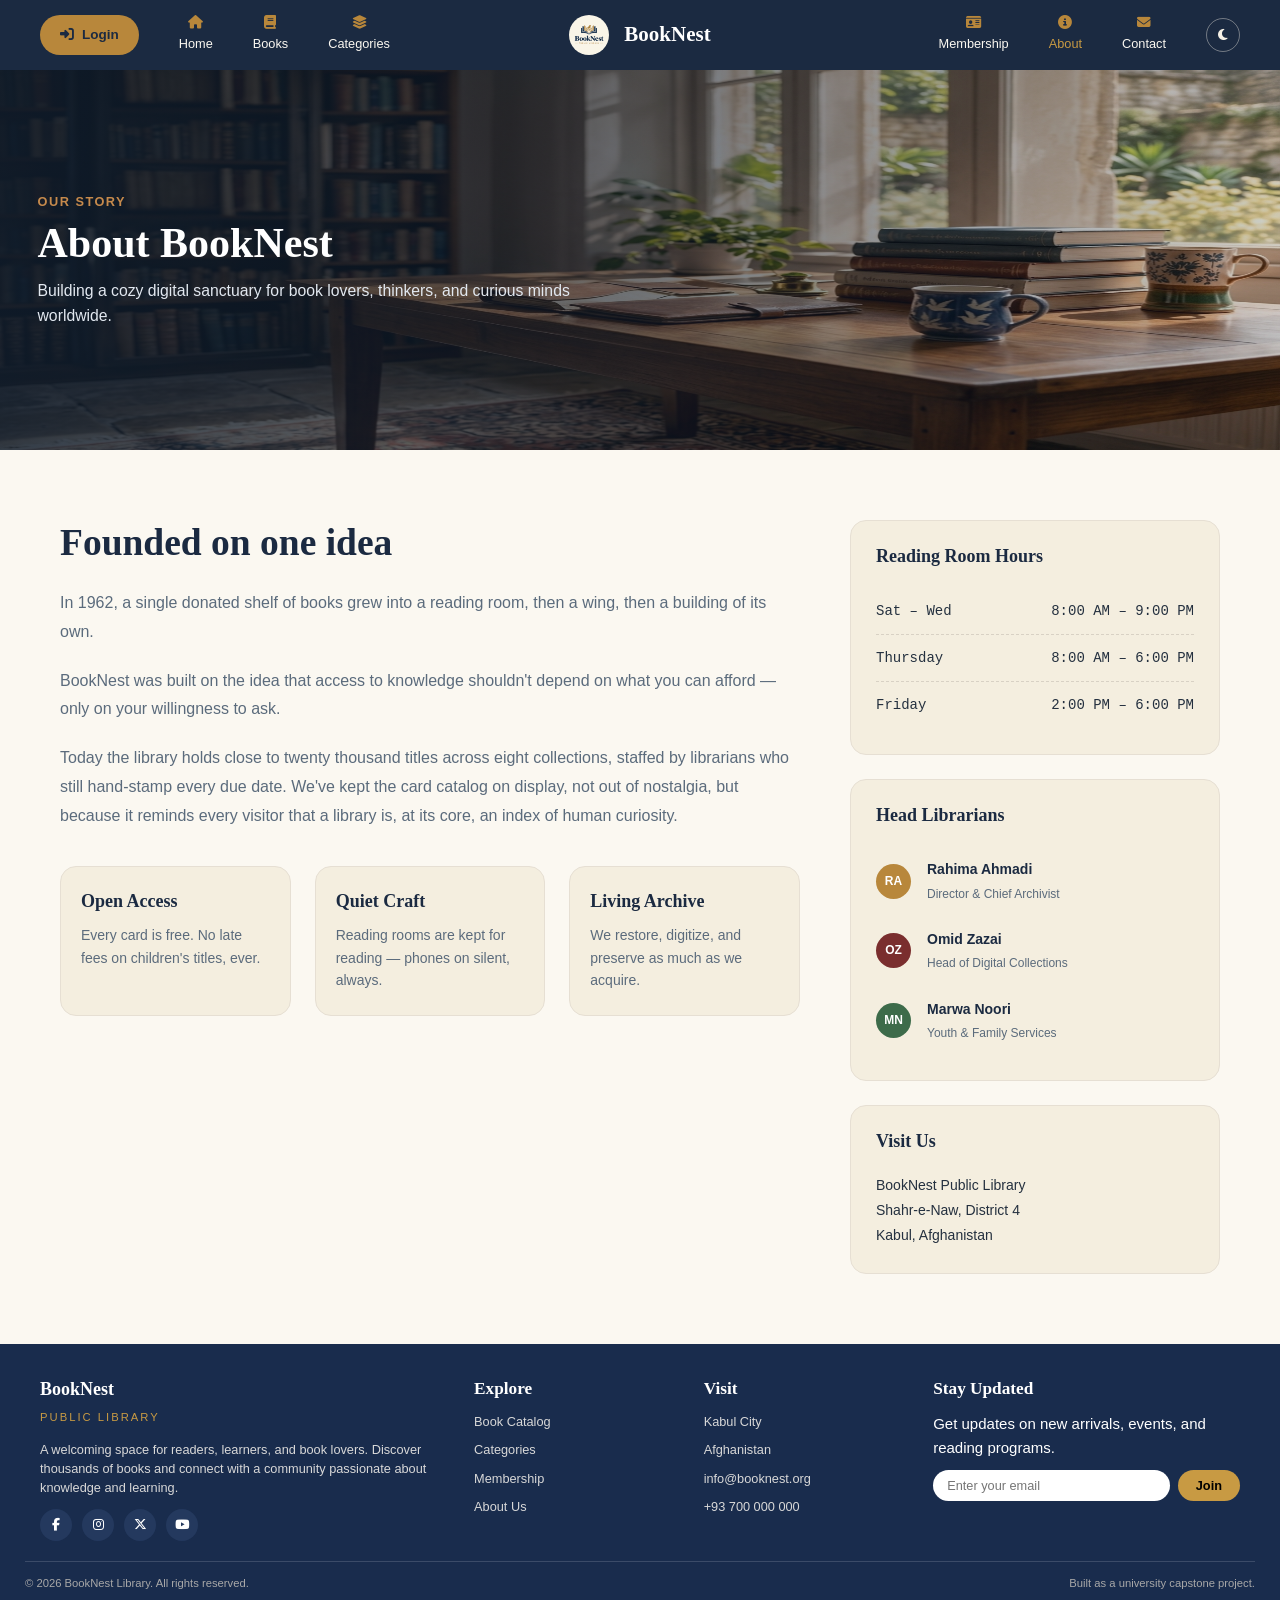
<file: about.html>
<!DOCTYPE html>
<html lang="en">
<head>
    <meta charset="UTF-8">
    <meta name="viewport" content="width=device-width, initial-scale=1.0">
    <title>About Us — BookNest</title>
    <link rel="stylesheet" href="./styleee.css">
    <link rel="stylesheet" href="https://cdnjs.cloudflare.com/ajax/libs/font-awesome/6.7.2/css/all.min.css">
    <link rel="preconnect" href="https://cdnjs.cloudflare.com">
</head>
<body>
<a class="skip-link" href="#main-content">Skip to main content</a>
    <header class="navbar" id="siteNavbar">
        <button type="button" class="nav-toggle" id="navToggle" aria-label="Toggle navigation menu" aria-expanded="false" aria-controls="navLeft navRight">
            <span></span><span></span><span></span>
        </button>

        <ul class="nav-left" id="navLeft">
            <li><a href="home.html"><i class="fas fa-house"></i> Home</a></li>
            <li><a href="books.html"><i class="fas fa-book"></i> Books</a></li>
            <li><a href="categories.html"><i class="fas fa-layer-group"></i> Categories</a></li>
        </ul>

        <div class="logo">
            <img src="images/logo.png" alt="BookNest Logo" loading="lazy">
            <div>
                <h1>BookNest</h1>

            </div>
        </div>

        <ul class="nav-right" id="navRight">
            <li><a href="membership.html"><i class="fas fa-id-card"></i> Membership</a></li>
            <li><a href="about.html" aria-current="page"><i class="fas fa-circle-info"></i> About</a></li>
            <li><a href="contact.html"><i class="fas fa-envelope"></i> Contact</a></li>
            <li><button type="button" id="darkModeToggle" class="theme-toggle" aria-label="Toggle dark mode"><i class="fa-solid fa-moon"></i></button></li>
        </ul>

    </header>
<div class="page-hero hero-about">
  <div class="hero-content">
    <div class="hero-tag">OUR STORY</div>
    <h1>About BookNest</h1>
    <p class="hero-text">Building a cozy digital sanctuary for book lovers, thinkers, and curious minds worldwide.</p>
  </div>
</div>
<section class="about-section">
  <div class="about-grid">

    <div class="about-main">
      <h1 class="about-title">Founded on one idea</h1>

      <p class="about-text">In 1962, a single donated shelf of books grew into a reading room, then a wing, then a building of its own.</p>
      <p class="about-text">BookNest was built on the idea that access to knowledge shouldn't depend on what you can afford — only on your willingness to ask.</p>
      <p class="about-text">Today the library holds close to twenty thousand titles across eight collections, staffed by librarians who still hand-stamp every due date. We've kept the card catalog on display, not out of nostalgia, but because it reminds every visitor that a library is, at its core, an index of human curiosity.</p>

      <div class="about-features">
        <div class="about-feature-card">
          <h3>Open Access</h3>
          <p>Every card is free. No late fees on children's titles, ever.</p>
        </div>
        <div class="about-feature-card">
          <h3>Quiet Craft</h3>
          <p>Reading rooms are kept for reading — phones on silent, always.</p>
        </div>
        <div class="about-feature-card">
          <h3>Living Archive</h3>
          <p>We restore, digitize, and preserve as much as we acquire.</p>
        </div>
      </div>
    </div>

    <div class="about-sidebar">

      <div class="sidebar-card">
        <h3 class="sidebar-title">Reading Room Hours</h3>
        <div class="hours-list">
          <div class="hours-row">
            <span>Sat &ndash; Wed</span>
            <span>8:00 AM &ndash; 9:00 PM</span>
          </div>
          <div class="hours-row">
            <span>Thursday</span>
            <span>8:00 AM &ndash; 6:00 PM</span>
          </div>
          <div class="hours-row">
            <span>Friday</span>
            <span>2:00 PM &ndash; 6:00 PM</span>
          </div>
        </div>
      </div>

      <div class="sidebar-card">
        <h3 class="sidebar-title">Head Librarians</h3>
        <div class="librarian-list">

          <div class="librarian-row">
            <div class="librarian-avatar" style="background:#B8873B;">RA</div>
            <div>
              <p class="librarian-name">Rahima Ahmadi</p>
              <p class="librarian-role">Director &amp; Chief Archivist</p>
            </div>
          </div>

          <div class="librarian-row">
            <div class="librarian-avatar" style="background:#7A2E2E;">OZ</div>
            <div>
              <p class="librarian-name">Omid Zazai</p>
              <p class="librarian-role">Head of Digital Collections</p>
            </div>
          </div>

          <div class="librarian-row">
            <div class="librarian-avatar" style="background:#3d6b4a;">MN</div>
            <div>
              <p class="librarian-name">Marwa Noori</p>
              <p class="librarian-role">Youth &amp; Family Services</p>
            </div>
          </div>

        </div>
      </div>

      <div class="sidebar-card">
        <h3 class="sidebar-title">Visit Us</h3>
        <p class="address-text">
          BookNest Public Library<br>
          Shahr-e-Naw, District 4<br>
          Kabul, Afghanistan
        </p>
      </div>

    </div>

  </div>
</section>
<footer class="footer">
    <div class="footer-container">

        <!-- About -->
        <div class="footer-col">
            <h2 class="footer-logo">BookNest</h2>
            <span class="footer-subtitle">PUBLIC LIBRARY</span>

            <p class="footer-text">
                A welcoming space for readers, learners, and book lovers.
                Discover thousands of books and connect with a community
                passionate about knowledge and learning.
            </p>

            <div class="social-icons">
                <a href="#"><i class="fab fa-facebook-f"></i></a>
                <a href="#"><i class="fab fa-instagram"></i></a>
                <a href="#"><i class="fab fa-x-twitter"></i></a>
                <a href="#"><i class="fab fa-youtube"></i></a>
            </div>
        </div>

        <!-- Explore -->
        <div class="footer-col">
            <h3>Explore</h3>
            <ul>
                <li><a href="#">Book Catalog</a></li>
                <li><a href="#">Categories</a></li>
                <li><a href="#">Membership</a></li>
                <li><a href="#">About Us</a></li>
            </ul>
        </div>

        <!-- Visit -->
        <div class="footer-col">
            <h3>Visit</h3>
            <ul>
                <li>Kabul City</li>
                <li>Afghanistan</li>
                <li>info@booknest.org</li>
                <li>+93 700 000 000</li>
            </ul>
        </div>

        <!-- Newsletter -->
        <div class="footer-col">
            <h3>Stay Updated</h3>
            <p>Get updates on new arrivals, events, and reading programs.</p>

            <form class="newsletter">
                <input type="email" placeholder="Enter your email">
                <button type="submit">Join</button>
            </form>
        </div>

    </div>

    <div class="footer-bottom">
        <p>© 2026 BookNest Library. All rights reserved.</p>
        <p>Built as a university capstone project.</p>
    </div>
</footer>
<button type="button" id="backToTop" class="back-to-top" aria-label="Back to top">
    <i class="fa-solid fa-arrow-up"></i>
</button>
<div id="toast" class="toast" role="status" aria-live="polite">
    <span>✓</span>
    <span id="toastMessage">Added to favorites</span>
</div>
<script src="scripttt.js"></script>
<script src="./auth-ui.js"></script>
</body>
</html>
</file>
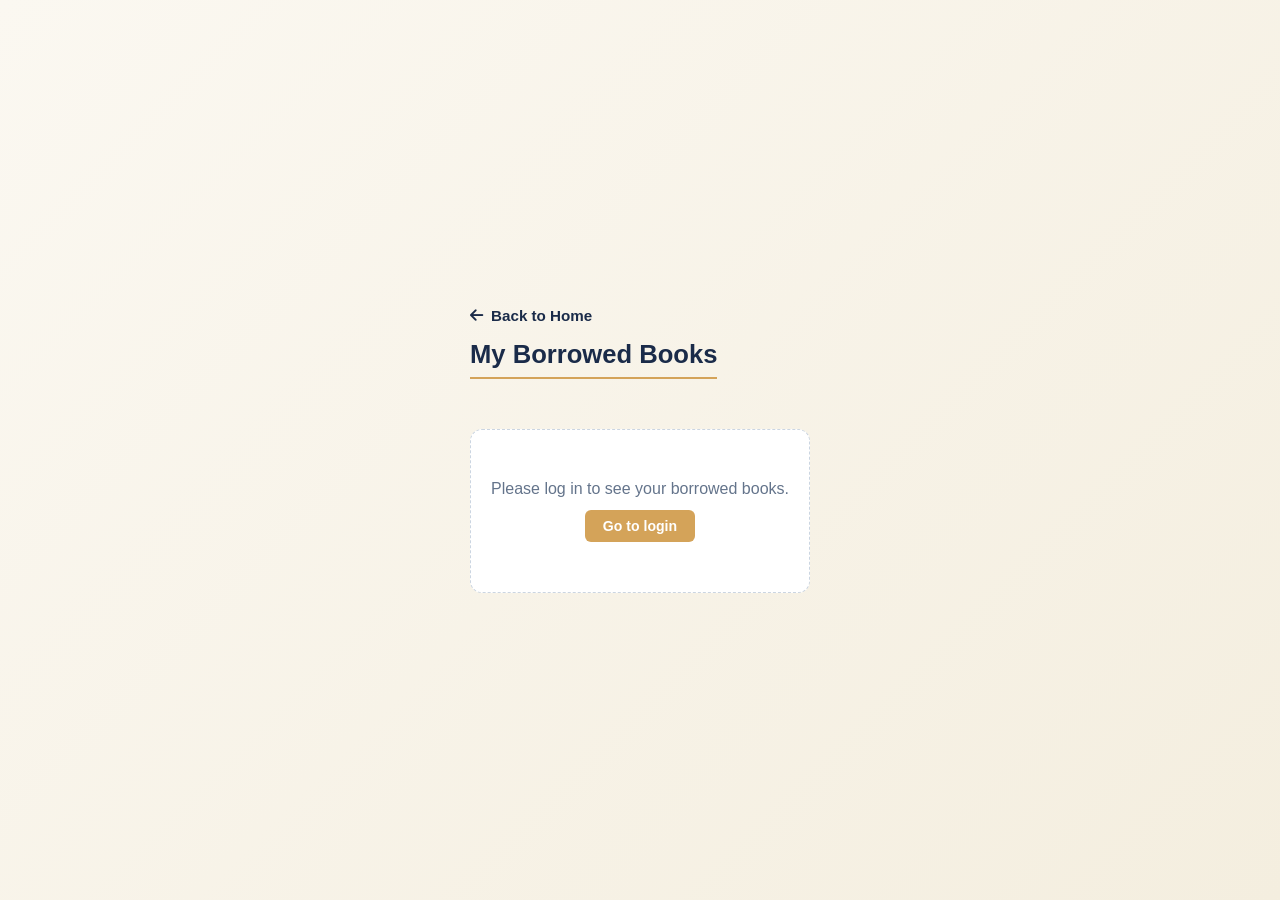
<file: borrowed-books.html>
<!DOCTYPE html>
<html lang="en">
<head>
  <meta charset="UTF-8">
  <meta name="viewport" content="width=device-width, initial-scale=1.0">
  <title>My Borrowed Books - BookNest</title>
  <link rel="stylesheet" href="style.css">
  <link rel="stylesheet" href="https://cdnjs.cloudflare.com/ajax/libs/font-awesome/6.0.0/css/all.min.css">
  <style>
    /* ============================================================
       PAGE STYLES
       ============================================================ */
    body {
      font-family: -apple-system, BlinkMacSystemFont, "Segoe UI", Roboto, Helvetica, Arial, sans-serif;
      background-color: #f7f5ed;
      color: #1a2b49;
      margin: 0;
      padding: 0;
    }

    main.container {
      max-width: 1000px;
      margin: 35px auto;
      padding: 0 20px;
    }

    /* Back to Home Link */
    .back-home-link {
      display: inline-flex;
      align-items: center;
      gap: 8px;
      color: #1a2b49;
      text-decoration: none;
      font-weight: 600;
      font-size: 0.95rem;
      margin-bottom: 16px;
      transition: color 0.2s ease;
    }

    .back-home-link:hover {
      color: #d4a359;
    }

    /* Page Heading */
    main.container h2 {
      color: #1a2b49;
      font-size: 1.6rem;
      margin-bottom: 20px;
      border-bottom: 2px solid #d4a359;
      padding-bottom: 8px;
      display: inline-block;
    }

    /* 3-Column Compact Grid */
    #loansList,
    .loans-grid {
      display: grid;
      grid-template-columns: repeat(3, 1fr);
      gap: 20px;
      margin-top: 10px;
    }

    /* Compact Borrowed Book Card */
    .loan-card {
      background: #ffffff;
      border: 1px solid #e2e8f0;
      border-radius: 12px;
      overflow: hidden;
      box-shadow: 0 3px 10px rgba(0, 0, 0, 0.05);
      transition: transform 0.2s ease, box-shadow 0.2s ease;
      display: flex;
      flex-direction: column;
    }

    .loan-card:hover {
      transform: translateY(-3px);
      box-shadow: 0 6px 16px rgba(0, 0, 0, 0.1);
    }

    /* Book Cover Image */
    .loan-cover {
      width: 100%;
      height: 200px;
      object-fit: cover;
      background-color: #edf2f7;
      display: block;
    }

    /* Details Section */
    .loan-info {
      padding: 12px;
      display: flex;
      flex-direction: column;
      flex-grow: 1;
    }

    .loan-title {
      font-size: 0.95rem;
      font-weight: 700;
      color: #1a2b49;
      margin: 0 0 4px 0;
      line-height: 1.25;
    }

    .loan-author {
      font-size: 0.8rem;
      color: #64748b;
      margin: 0 0 10px 0;
    }

    /* Dates Box */
    .loan-dates {
      margin-top: auto;
      background-color: #f8fafc;
      border: 1px solid #edf2f7;
      padding: 8px 10px;
      border-radius: 8px;
      font-size: 0.78rem;
    }

    .loan-dates p {
      margin: 2px 0;
      display: flex;
      justify-content: space-between;
      color: #4a5568;
    }

    .loan-borrowed-on {
      font-weight: 600;
      color: #1a2b49;
    }

    .loan-due-on {
      font-weight: 600;
      color: #c53030;
    }

    /* Empty State */
    #loansEmpty {
      text-align: center;
      padding: 50px 20px;
      background: #ffffff;
      border-radius: 12px;
      border: 1px dashed #cbd5e1;
      margin-top: 20px;
    }

    #loansEmptyText {
      font-size: 1rem;
      color: #64748b;
      margin-bottom: 12px;
    }

    #loansEmptyLink {
      display: inline-block;
      padding: 8px 18px;
      background-color: #d4a359;
      color: #ffffff;
      text-decoration: none;
      border-radius: 6px;
      font-size: 0.88rem;
      font-weight: 600;
    }

    @media (max-width: 768px) {
      #loansList,
      .loans-grid {
        grid-template-columns: repeat(2, 1fr);
      }
    }

    @media (max-width: 480px) {
      #loansList,
      .loans-grid {
        grid-template-columns: 1fr;
      }
    }
  </style>
</head>
<body>

  <main class="container">
    <!-- Back to Home Link -->
    <a href="home.html" class="back-home-link">
      <i class="fa-solid fa-arrow-left"></i> Back to Home
    </a>

    <div>
      <h2>My Borrowed Books</h2>
    </div>

    <!-- Container where borrowed books are rendered -->
    <div id="loansList" class="loans-grid"></div>

    <!-- Empty state -->
    <div id="loansEmpty" hidden>
      <p id="loansEmptyText">You have not borrowed any books yet.</p>
      <a id="loansEmptyLink" href="books.html">Browse books</a>
    </div>

    <!-- Card Template -->
    <template id="loanCardTemplate">
      <div class="loan-card">
        <img class="loan-cover" src="" alt="Book Cover" />
        <div class="loan-info">
          <h3 class="loan-title"></h3>
          <p class="loan-author"></p>
          <div class="loan-dates">
            <p><span>Borrowed on:</span> <span class="loan-borrowed-on"></span></p>
            <p><span>Return date:</span> <span class="loan-due-on"></span></p>
          </div>
        </div>
      </div>
    </template>
  </main>

  <script src="scripttt.js"></script>
</body>
</html>
</file>
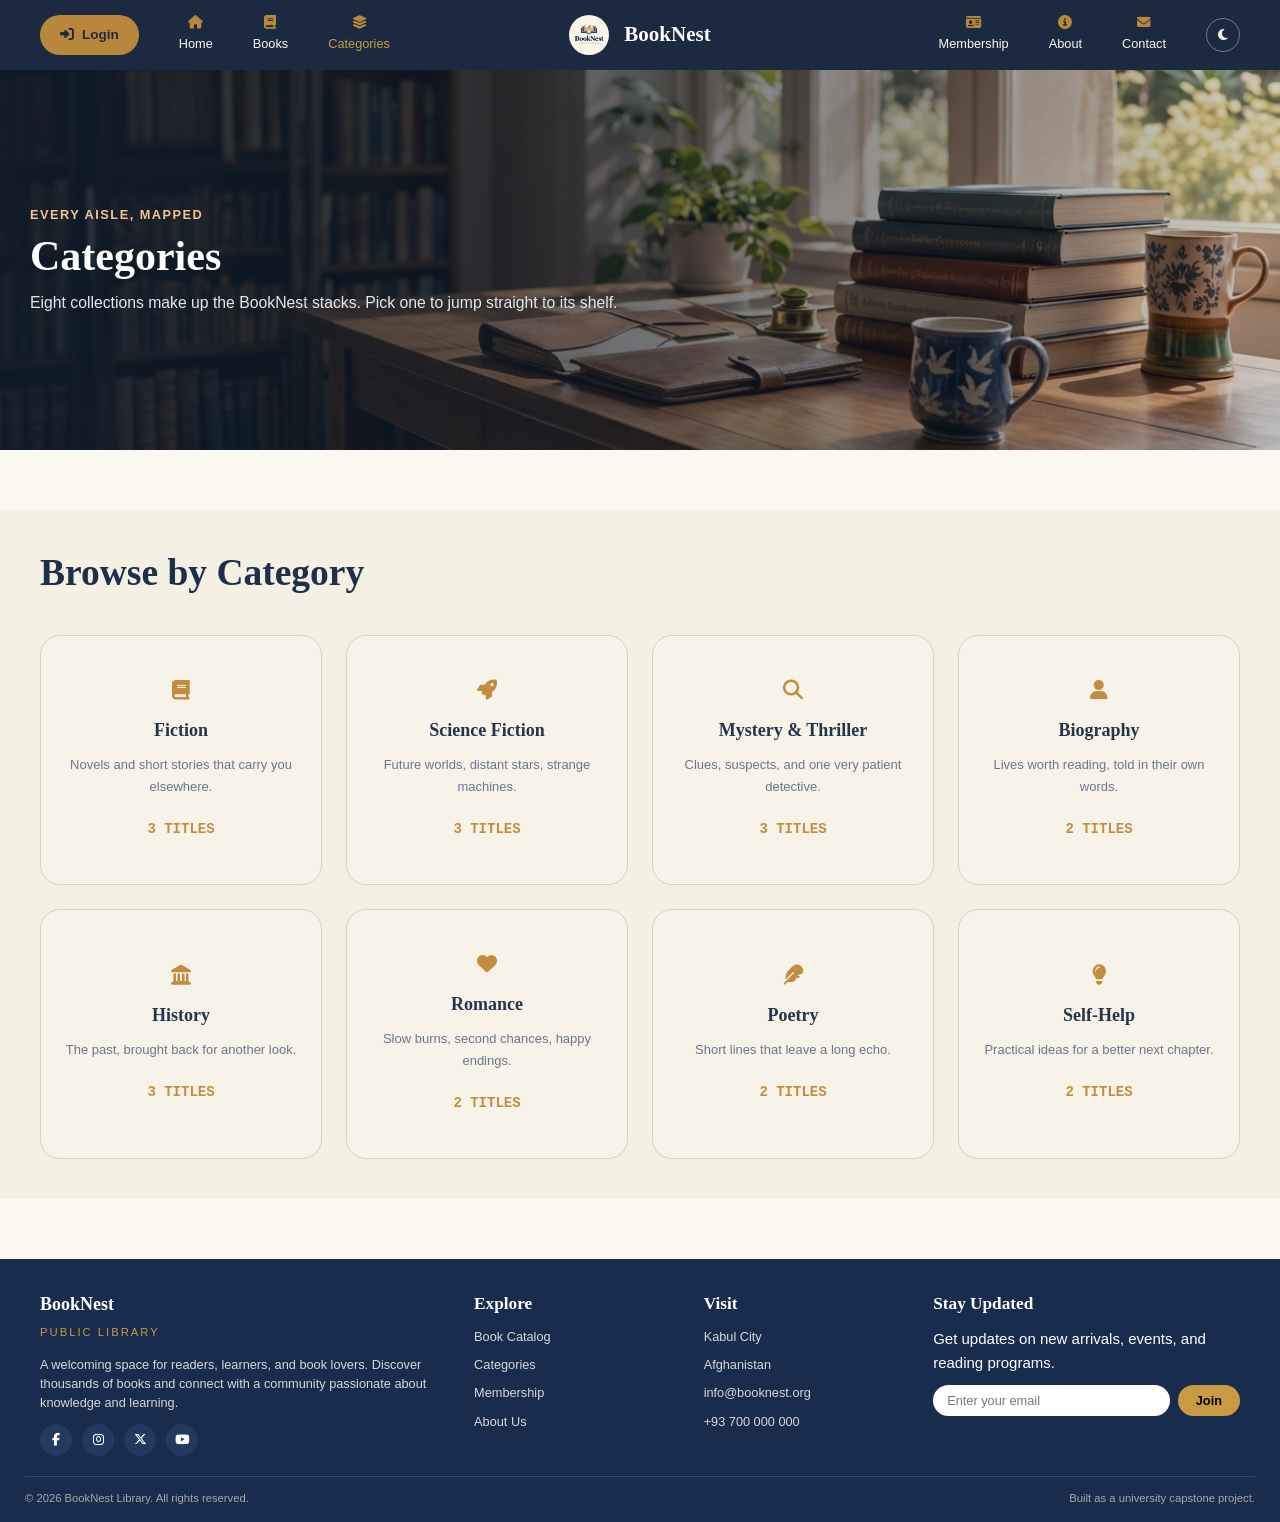
<file: categories.html>
<!DOCTYPE html>
<html lang="en">
<head>
    <meta charset="UTF-8">
    <meta name="viewport" content="width=device-width, initial-scale=1.0">
    <title>Categories — BookNest</title>
    <link rel="stylesheet" href="styleee.css">
      <link rel="stylesheet" href="https://cdnjs.cloudflare.com/ajax/libs/font-awesome/6.7.2/css/all.min.css">
    <link rel="preconnect" href="https://cdnjs.cloudflare.com">
    
</head>
<body>
<a class="skip-link" href="#main-content">Skip to main content</a>
    <header class="navbar" id="siteNavbar">
        <button type="button" class="nav-toggle" id="navToggle" aria-label="Toggle navigation menu" aria-expanded="false" aria-controls="navLeft navRight">
            <span></span><span></span><span></span>
        </button>

        <ul class="nav-left" id="navLeft">
            <li><a href="home.html"><i class="fas fa-house"></i> Home</a></li>
            <li><a href="books.html"><i class="fas fa-book"></i> Books</a></li>
            <li><a href="categories.html" aria-current="page"><i class="fas fa-layer-group"></i> Categories</a></li>
        </ul>

        <div class="logo">
            <img src="images/logo.png" alt="BookNest Logo" loading="lazy">
            <div>
                <h1>BookNest</h1>

            </div>
        </div>

        <ul class="nav-right" id="navRight">
            <li><a href="membership.html"><i class="fas fa-id-card"></i> Membership</a></li>
            <li><a href="about.html"><i class="fas fa-circle-info"></i> About</a></li>
            <li><a href="contact.html"><i class="fas fa-envelope"></i> Contact</a></li>
            <li><button type="button" id="darkModeToggle" class="theme-toggle" aria-label="Toggle dark mode"><i class="fa-solid fa-moon"></i></button></li>
        </ul>

    </header>

<!-- HERO -->
<div class="catalog-hero" id="main-content">
  <div class="hero-overlay"></div>
  <div class="hero-content">
    <div class="hero-tag">EVERY AISLE, MAPPED</div>
    <h1>Categories</h1>
    <p class="hero-text">Eight collections make up the BookNest stacks. Pick one to jump straight to its shelf.</p>
  </div>
</div>

<!-- CATEGORIES -->
<div class="categories-section">
  <h2 class="section-title" style="font-size: 2.5rem;">Browse by Category</h2>

  <div class="categories-grid">

    <div class="category-card">
      <i class="fa-solid fa-book category-icon"></i>
      <h3>Fiction</h3>
      <p>Novels and short stories that carry you elsewhere.</p>
      <span class="category-count">3 TITLES</span>
    </div>

    <div class="category-card">
      <i class="fa-solid fa-rocket category-icon"></i>
      <h3>Science Fiction</h3>
      <p>Future worlds, distant stars, strange machines.</p>
      <span class="category-count">3 TITLES</span>
    </div>

    <div class="category-card">
      <i class="fa-solid fa-magnifying-glass category-icon"></i>
      <h3>Mystery &amp; Thriller</h3>
      <p>Clues, suspects, and one very patient detective.</p>
      <span class="category-count">3 TITLES</span>
    </div>

    <div class="category-card">
      <i class="fa-solid fa-user category-icon"></i>
      <h3>Biography</h3>
      <p>Lives worth reading, told in their own words.</p>
      <span class="category-count">2 TITLES</span>
    </div>

    <div class="category-card">
      <i class="fa-solid fa-landmark category-icon"></i>
      <h3>History</h3>
      <p>The past, brought back for another look.</p>
      <span class="category-count">3 TITLES</span>
    </div>

    <div class="category-card">
      <i class="fa-solid fa-heart category-icon"></i>
      <h3>Romance</h3>
      <p>Slow burns, second chances, happy endings.</p>
      <span class="category-count">2 TITLES</span>
    </div>

    <div class="category-card">
      <i class="fa-solid fa-feather category-icon"></i>
      <h3>Poetry</h3>
      <p>Short lines that leave a long echo.</p>
      <span class="category-count">2 TITLES</span>
    </div>

    <div class="category-card">
      <i class="fa-solid fa-lightbulb category-icon"></i>
      <h3>Self-Help</h3>
      <p>Practical ideas for a better next chapter.</p>
      <span class="category-count">2 TITLES</span>
    </div>

  </div>
</div>
<footer class="footer">
    <div class="footer-container">

        <!-- About -->
        <div class="footer-col">
            <h2 class="footer-logo">BookNest</h2>
            <span class="footer-subtitle">PUBLIC LIBRARY</span>

            <p class="footer-text">
                A welcoming space for readers, learners, and book lovers.
                Discover thousands of books and connect with a community
                passionate about knowledge and learning.
            </p>

            <div class="social-icons">
                <a href="#"><i class="fab fa-facebook-f"></i></a>
                <a href="#"><i class="fab fa-instagram"></i></a>
                <a href="#"><i class="fab fa-x-twitter"></i></a>
                <a href="#"><i class="fab fa-youtube"></i></a>
            </div>
        </div>

        <!-- Explore -->
        <div class="footer-col">
            <h3>Explore</h3>
            <ul>
                <li><a href="#">Book Catalog</a></li>
                <li><a href="#">Categories</a></li>
                <li><a href="#">Membership</a></li>
                <li><a href="#">About Us</a></li>
            </ul>
        </div>

        <!-- Visit -->
        <div class="footer-col">
            <h3>Visit</h3>
            <ul>
                <li>Kabul City</li>
                <li>Afghanistan</li>
                <li>info@booknest.org</li>
                <li>+93 700 000 000</li>
            </ul>
        </div>

        <!-- Newsletter -->
        <div class="footer-col">
            <h3>Stay Updated</h3>
            <p>Get updates on new arrivals, events, and reading programs.</p>

            <form class="newsletter">
                <input type="email" placeholder="Enter your email">
                <button type="submit">Join</button>
            </form>
        </div>

    </div>

    <div class="footer-bottom">
        <p>© 2026 BookNest Library. All rights reserved.</p>
        <p>Built as a university capstone project.</p>
    </div>
</footer>
<button type="button" id="backToTop" class="back-to-top" aria-label="Back to top">
    <i class="fa-solid fa-arrow-up"></i>
</button>
<div id="toast" class="toast" role="status" aria-live="polite">
    <span>✓</span>
    <span id="toastMessage">Added to favorites</span>
</div>
<script src="scripttt.js"></script>
<script src="./auth-ui.js"></script>
</body>
</html>
</file>
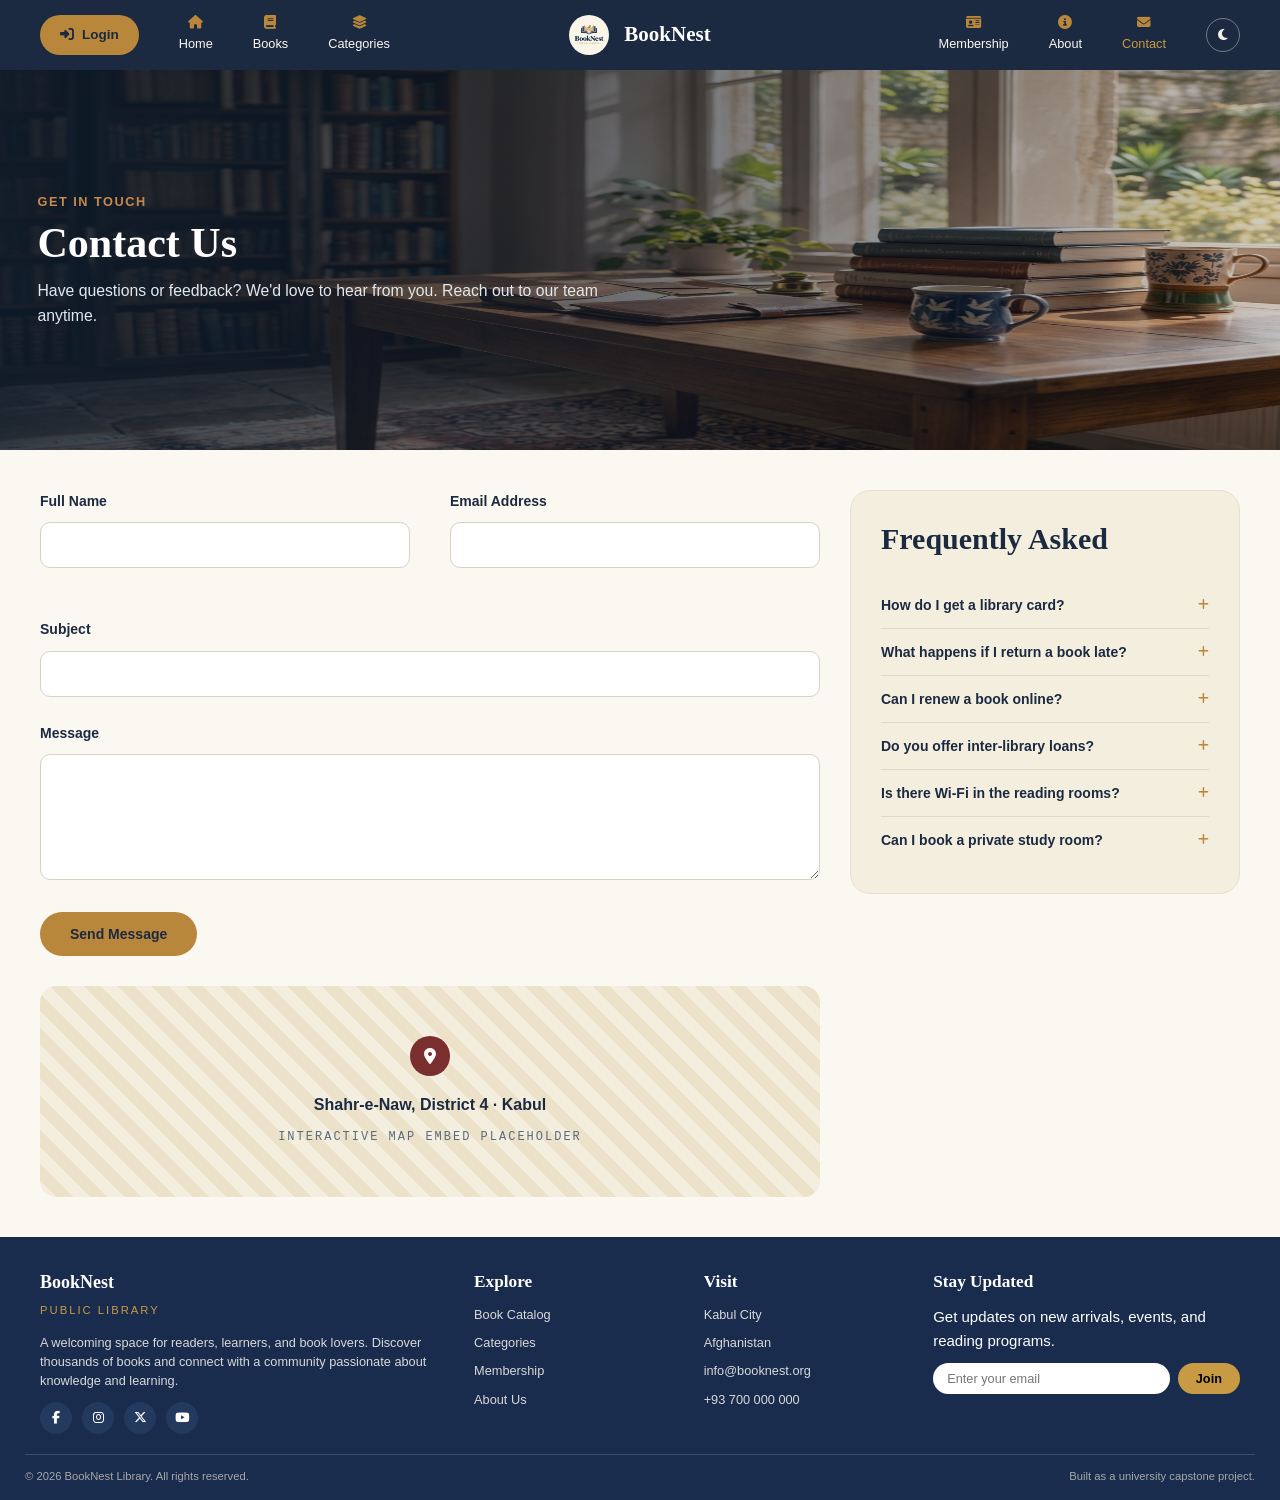
<file: contact.html>
<!DOCTYPE html>
<html lang="en">
<head>
    <meta charset="UTF-8">
    <meta name="viewport" content="width=device-width, initial-scale=1.0">
    <title>Contact Us — BookNest</title>
    <link rel="stylesheet" href="styleee.css">
      <link rel="stylesheet" href="https://cdnjs.cloudflare.com/ajax/libs/font-awesome/6.7.2/css/all.min.css">
    <link rel="preconnect" href="https://cdnjs.cloudflare.com">
</head>
<body>
<a class="skip-link" href="#main-content">Skip to main content</a>
    <header class="navbar" id="siteNavbar">
        <button type="button" class="nav-toggle" id="navToggle" aria-label="Toggle navigation menu" aria-expanded="false" aria-controls="navLeft navRight">
            <span></span><span></span><span></span>
        </button>

        <ul class="nav-left" id="navLeft">
            <li><a href="home.html"><i class="fas fa-house"></i> Home</a></li>
            <li><a href="books.html"><i class="fas fa-book"></i> Books</a></li>
            <li><a href="categories.html"><i class="fas fa-layer-group"></i> Categories</a></li>
        </ul>

        <div class="logo">
            <img src="images/logo.png" alt="BookNest Logo" loading="lazy">
            <div>
                <h1>BookNest</h1>

            </div>
        </div>

        <ul class="nav-right" id="navRight">
            <li><a href="membership.html"><i class="fas fa-id-card"></i> Membership</a></li>
            <li><a href="about.html"><i class="fas fa-circle-info"></i> About</a></li>
            <li><a href="contact.html" aria-current="page"><i class="fas fa-envelope"></i> Contact</a></li>
            <li><button type="button" id="darkModeToggle" class="theme-toggle" aria-label="Toggle dark mode"><i class="fa-solid fa-moon"></i></button></li>
        </ul>

    </header>
<div class="page-hero hero-contact">
  <div class="hero-content">
    <div class="hero-tag">GET IN TOUCH</div>
    <h1>Contact Us</h1>
    <p class="hero-text">Have questions or feedback? We'd love to hear from you. Reach out to our team anytime.</p>
  </div>
</div>
<section class="contact-section">
  <div class="contact-grid">

    <div class="contact-form-wrap">
      <form id="contactForm" class="contact-form">
        <div class="form-row">
          <div class="form-group">
            <label for="contactName">Full Name</label>
            <input type="text" id="contactName" name="contactName">
          </div>
          <div class="form-group">
            <label for="contactEmail">Email Address</label>
            <input type="email" id="contactEmail" name="contactEmail">
          </div>
        </div>

        <div class="form-group full-width">
          <label for="contactSubject">Subject</label>
          <input type="text" id="contactSubject" name="contactSubject">
        </div>

        <div class="form-group full-width">
          <label for="contactMessage">Message</label>
          <textarea id="contactMessage" name="contactMessage" rows="6"></textarea>
        </div>

        <button type="submit" class="submit-btn">Send Message</button>
      </form>

      <div class="map-placeholder">
        <div class="map-pin"><i class="fa-solid fa-location-dot"></i></div>
        <p class="map-address">Shahr-e-Naw, District 4 &middot; Kabul</p>
        <p class="map-note">INTERACTIVE MAP EMBED PLACEHOLDER</p>
      </div>
    </div>

    <div class="faq-sidebar">
      <h2 class="faq-title">Frequently Asked</h2>

      <div class="faq-list">

        <div class="faq-item">
          <button class="faq-question" type="button">
            How do I get a library card?
            <i class="fa-solid fa-plus faq-icon"></i>
          </button>
          <div class="faq-answer">
            <p>Visit any BookNest branch with a valid ID and proof of address. Cards are issued on the spot and are free for all Kabul residents.</p>
          </div>
        </div>

        <div class="faq-item">
          <button class="faq-question" type="button">
            What happens if I return a book late?
            <i class="fa-solid fa-plus faq-icon"></i>
          </button>
          <div class="faq-answer">
            <p>Basic members get a 3-day grace period. After that, a small daily fee applies, capped at the cost of the book. Children's titles never accrue late fees.</p>
          </div>
        </div>

        <div class="faq-item">
          <button class="faq-question" type="button">
            Can I renew a book online?
            <i class="fa-solid fa-plus faq-icon"></i>
          </button>
          <div class="faq-answer">
            <p>Yes. Log into your account from the Books page and select "Renew" on any active loan, as long as no one else has placed a hold on it.</p>
          </div>
        </div>

        <div class="faq-item">
          <button class="faq-question" type="button">
            Do you offer inter-library loans?
            <i class="fa-solid fa-plus faq-icon"></i>
          </button>
          <div class="faq-answer">
            <p>Scholar members can request titles from partner libraries across Kabul and Herat. Requests typically arrive within 5-7 business days.</p>
          </div>
        </div>

        <div class="faq-item">
          <button class="faq-question" type="button">
            Is there Wi-Fi in the reading rooms?
            <i class="fa-solid fa-plus faq-icon"></i>
          </button>
          <div class="faq-answer">
            <p>Free Wi-Fi is available throughout the building. Ask any librarian at the front desk for the current guest password.</p>
          </div>
        </div>

        <div class="faq-item">
          <button class="faq-question" type="button">
            Can I book a private study room?
            <i class="fa-solid fa-plus faq-icon"></i>
          </button>
          <div class="faq-answer">
            <p>Premium and Scholar members can reserve a study room for up to 3 hours at a time through the front desk or by calling ahead.</p>
          </div>
        </div>

      </div>
    </div>

  </div>
</section>
<footer class="footer">
    <div class="footer-container">

        <!-- About -->
        <div class="footer-col">
            <h2 class="footer-logo">BookNest</h2>
            <span class="footer-subtitle">PUBLIC LIBRARY</span>

            <p class="footer-text">
                A welcoming space for readers, learners, and book lovers.
                Discover thousands of books and connect with a community
                passionate about knowledge and learning.
            </p>

            <div class="social-icons">
                <a href="#"><i class="fab fa-facebook-f"></i></a>
                <a href="#"><i class="fab fa-instagram"></i></a>
                <a href="#"><i class="fab fa-x-twitter"></i></a>
                <a href="#"><i class="fab fa-youtube"></i></a>
            </div>
        </div>

        <!-- Explore -->
        <div class="footer-col">
            <h3>Explore</h3>
            <ul>
                <li><a href="#">Book Catalog</a></li>
                <li><a href="#">Categories</a></li>
                <li><a href="#">Membership</a></li>
                <li><a href="#">About Us</a></li>
            </ul>
        </div>

        <!-- Visit -->
        <div class="footer-col">
            <h3>Visit</h3>
            <ul>
                <li>Kabul City</li>
                <li>Afghanistan</li>
                <li>info@booknest.org</li>
                <li>+93 700 000 000</li>
            </ul>
        </div>

        <!-- Newsletter -->
        <div class="footer-col">
            <h3>Stay Updated</h3>
            <p>Get updates on new arrivals, events, and reading programs.</p>

            <form class="newsletter">
                <input type="email" placeholder="Enter your email">
                <button type="submit">Join</button>
            </form>
        </div>

    </div>

    <div class="footer-bottom">
        <p>© 2026 BookNest Library. All rights reserved.</p>
        <p>Built as a university capstone project.</p>
    </div>
</footer>
<button type="button" id="backToTop" class="back-to-top" aria-label="Back to top">
    <i class="fa-solid fa-arrow-up"></i>
</button>
<div id="toast" class="toast" role="status" aria-live="polite">
    <span>✓</span>
    <span id="toastMessage">Added to favorites</span>
</div>
<script src="scripttt.js"></script>
<script src="./auth-ui.js"></script>
</body>
</html>
</file>
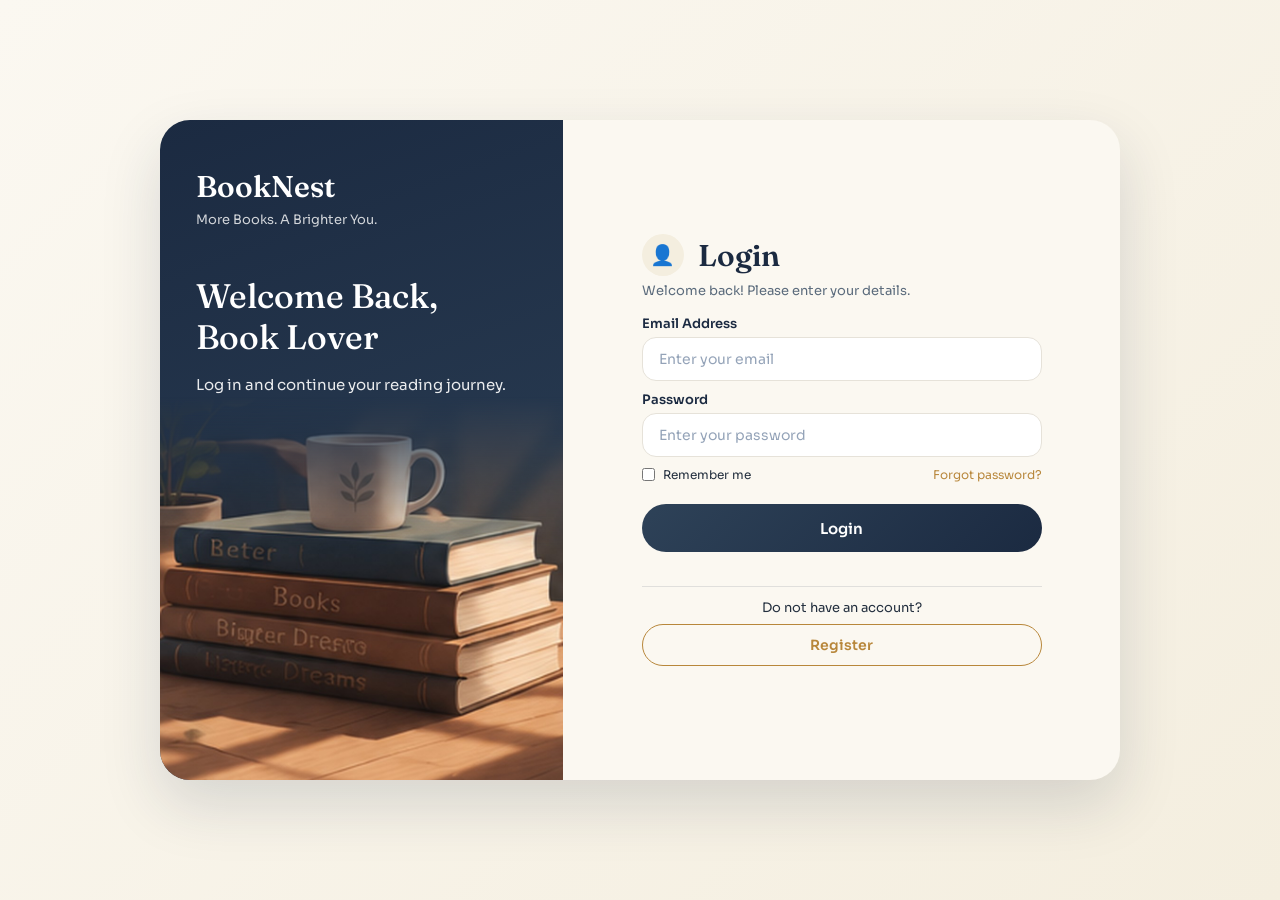
<file: login.html>
<!DOCTYPE html>
<html lang="en">
<head>
    <meta charset="UTF-8">
    <meta name="viewport" content="width=device-width, initial-scale=1.0">
    <title>Login and Register</title>
    <link rel="stylesheet" href="style.css">
    <link rel="preconnect" href="https://fonts.googleapis.com">
    <link rel="preconnect" href="https://fonts.gstatic.com" crossorigin>
    <link href="https://fonts.googleapis.com/css2?family=Fraunces:wght@500;600;700&family=Sora:wght@400;500;600&display=swap" rel="stylesheet">
</head>
<body>
    <main class="auto-container">
        <section class="auto-box">

            <!-- LEFT SIDE: brand panel (text changes with the form) -->
            <div class="slider-container">
                <div class="slider-panel">
                    <div class="slider-content login-panel">
                        <div class="brand"> BookNest</div>
                        <p class="brand-tagline">More Books. A Brighter You.</p>
                        <h2>Welcome Back,<br>Book Lover</h2>
                        <p class="panel-text">Log in and continue your reading journey.</p>
                        <!-- hidden by CSS, kept because script.js uses this id -->
                        <button type="button" class="outline-btn" id="registerBtn">Register</button>
                    </div>
                    <div class="slider-content register-panel">
                        <div class="brand"> BookNest</div>
                        <p class="brand-tagline">More Books. A Brighter You.</p>
                        <h2>Create Your<br>Account</h2>
                        <p class="panel-text">Start your reading journey today.</p>
                        <!-- hidden by CSS, kept because script.js uses this id -->
                        <button type="button" class="outline-btn" id="loginBtn">Login</button>
                    </div>
                </div>
            </div>

            <!-- RIGHT SIDE: the two forms -->
            <div class="forms-container">

                <!-- LOGIN FORM -->
                <div class="form login-form">
                    <div class="form-content">
                        <div class="form-header">
                            <span class="form-icon">👤</span>
                            <h1>Login</h1>
                        </div>
                        <p class="form-subtitle">Welcome back! Please enter your details.</p>

                        <form id="loginform">
                            <div class="input-group">
                                <label for="loginEmail">Email Address</label>
                                <input type="email" id="loginEmail" placeholder="Enter your email" required>
                            </div>
                            <div class="input-group">
                                <label for="loginPassword">Password</label>
                                <input type="password" id="loginPassword" placeholder="Enter your password" required>
                            </div>
                            <div class="form-options">
                                <label class="remember"><input type="checkbox"> Remember me</label>
                                <a href="#" class="forgot-link">Forgot password?</a>
                            </div>
                            <button type="submit" class="main-btn">Login</button>
                            <p id="loginMeddage" class="message"></p>
                        </form>

                        <div class="switch-box">
                            <p>Do not have an account?</p>
                            <button type="button" class="switch-btn" id="showRegister">Register</button>
                        </div>
                    </div>
                </div>

                <!-- REGISTER FORM -->
                <div class="form register-form">
                    <div class="form-content">
                        <div class="form-header">
                            <span class="form-icon">➕<i class="fa-slab-duo fa-regular fa-user"></i></span>
                            <h1>Register</h1>
                        </div>
                        <p class="form-subtitle">Fill in your details to create your account.</p>

                        <form id="registerForm">
                            <div class="input-group">
                                <label for="registerName">Full Name</label>
                                <input type="text" id="registerName" placeholder="Enter your full name" required>
                            </div>
                            <div class="input-group">
                                <label for="registerEmail">Email Address</label>
                                <input type="email" id="registerEmail" placeholder="Enter your email" required>
                            </div>
                            <div class="input-group">
                                <label for="confirmPassword"> Password</label>
                                <input type="password" id="confirmPassword" placeholder="Enter your password" required>
                            </div>
                            <button type="submit" class="main-btn">Create Account</button>
                            <p id="registerMessage" class="message"></p>
                        </form>

                        <div class="switch-box">
                            <p>Already have an account?</p>
                            <button type="button" class="switch-btn" id="showLogin">Login</button>
                        </div>
                    </div>
                </div>

            </div>
        </section>
    </main>

    <script src="script.js"></script>
</body>
</html>
</file>
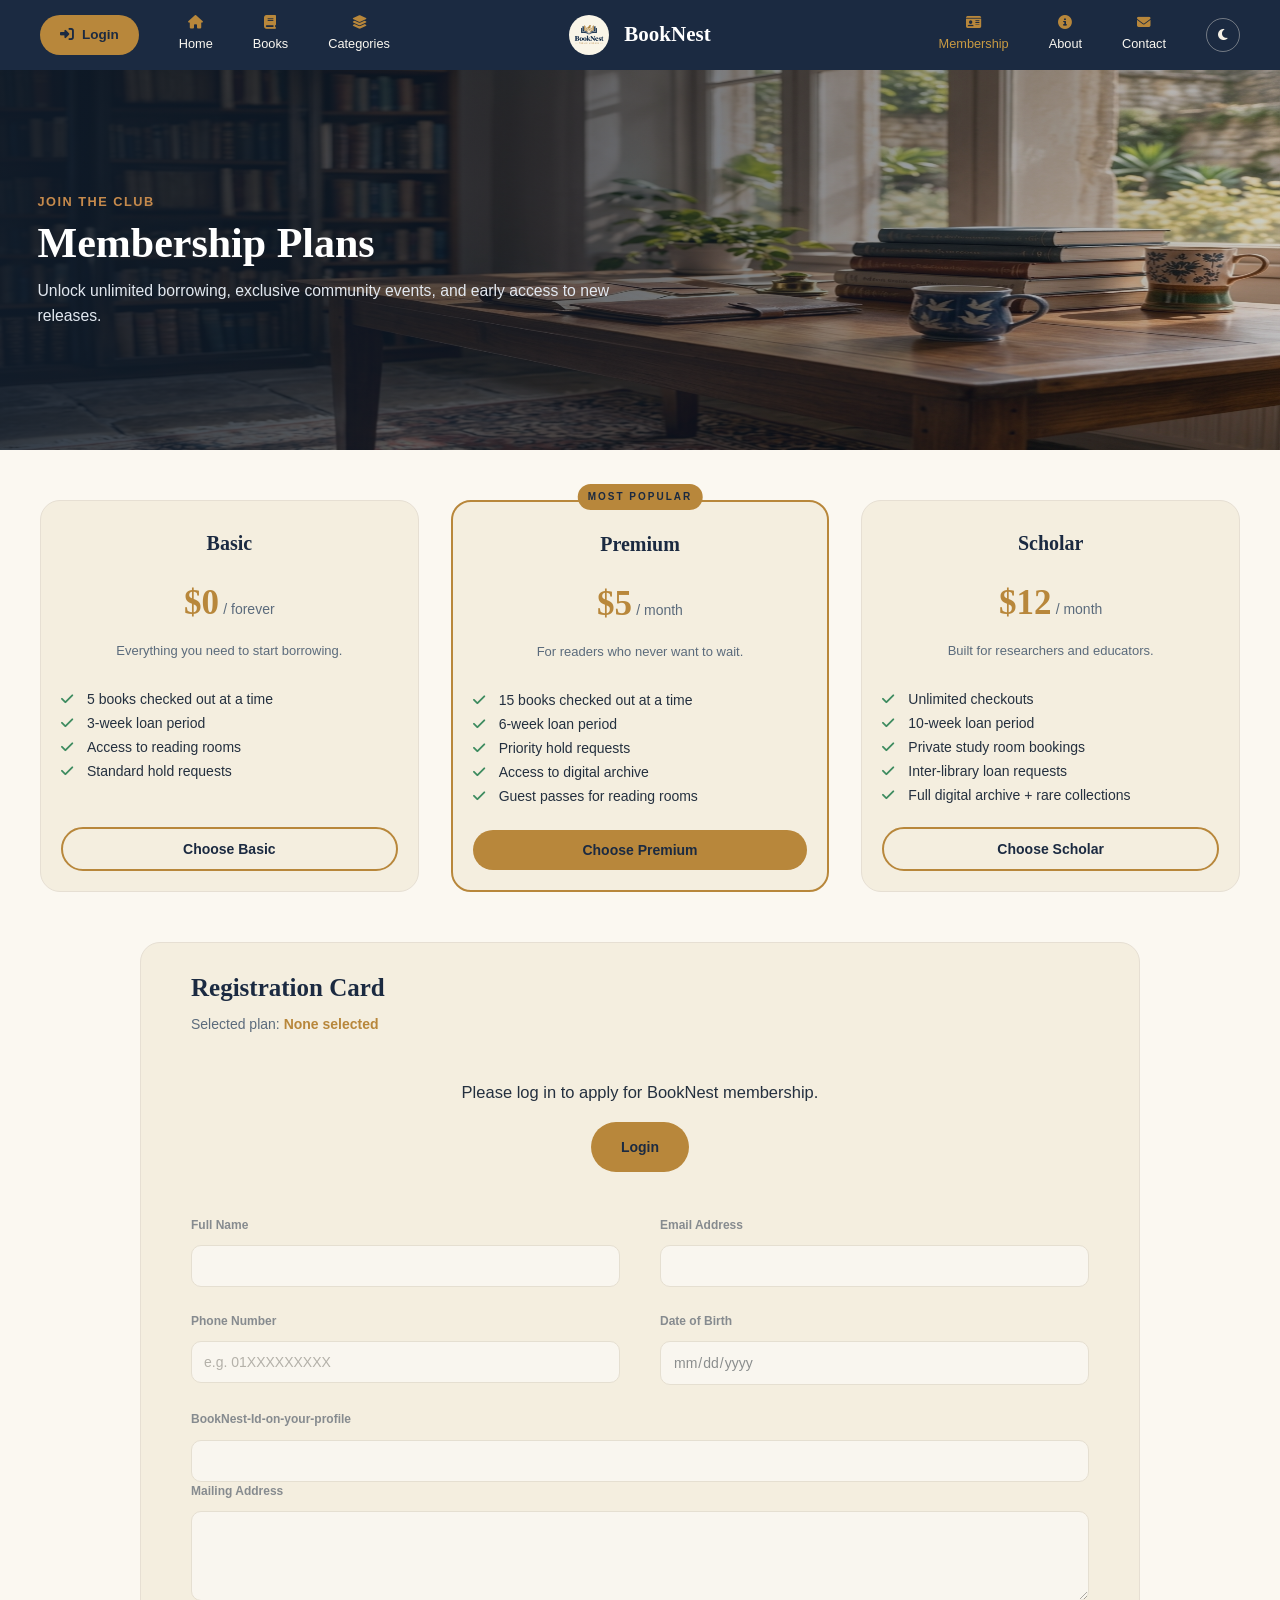
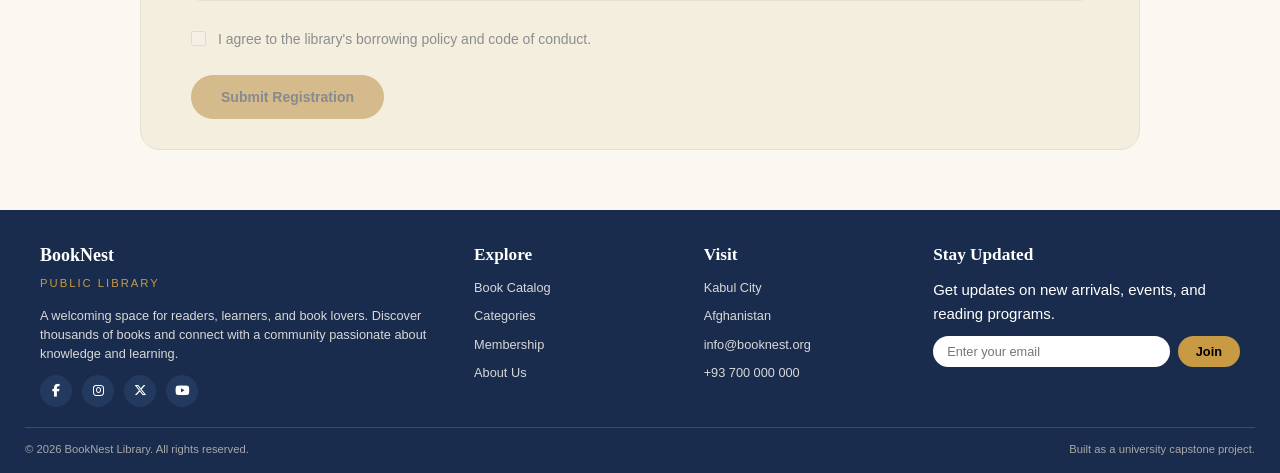
<file: membership.html>
<!DOCTYPE html>
<html lang="en">
<head>
    <meta charset="UTF-8">
    <meta name="viewport" content="width=device-width, initial-scale=1.0">
    <title>Membership — BookNest</title>
    <link rel="stylesheet" href="styleee.css">
      <link rel="stylesheet" href="https://cdnjs.cloudflare.com/ajax/libs/font-awesome/6.7.2/css/all.min.css">
    <link rel="preconnect" href="https://cdnjs.cloudflare.com">
</head>
<body>
<a class="skip-link" href="#main-content">Skip to main content</a>
    <header class="navbar" id="siteNavbar">
        <button type="button" class="nav-toggle" id="navToggle" aria-label="Toggle navigation menu" aria-expanded="false" aria-controls="navLeft navRight">
            <span></span><span></span><span></span>
        </button>

        <ul class="nav-left" id="navLeft">
            <li><a href="home.html"><i class="fas fa-house"></i> Home</a></li>
            <li><a href="books.html"><i class="fas fa-book"></i> Books</a></li>
            <li><a href="categories.html"><i class="fas fa-layer-group"></i> Categories</a></li>
        </ul>

        <div class="logo">
            <img src="images/logo.png" alt="BookNest Logo" loading="lazy">
            <div>
                <h1>BookNest</h1>

            </div>
        </div>

        <ul class="nav-right" id="navRight">
            <li><a href="membership.html" aria-current="page"><i class="fas fa-id-card"></i> Membership</a></li>
            <li><a href="about.html"><i class="fas fa-circle-info"></i> About</a></li>
            <li><a href="contact.html"><i class="fas fa-envelope"></i> Contact</a></li>
            <li><button type="button" id="darkModeToggle" class="theme-toggle" aria-label="Toggle dark mode"><i class="fa-solid fa-moon"></i></button></li>
        </ul>

    </header>
<div class="page-hero hero-membership">
  <div class="hero-content">
    <div class="hero-tag">JOIN THE CLUB</div>
    <h1>Membership Plans</h1>
    <p class="hero-text">Unlock unlimited borrowing, exclusive community events, and early access to new releases.</p>
  </div>
</div>

<section class="membership-section">
  <div class="membership-grid">

    <div class="plan-card">
      <h3 class="plan-name">Basic</h3>
      <div class="plan-price">
        <span class="amount">$0</span>
        <span class="period">/ forever</span>
      </div>
      <p class="plan-tagline">Everything you need to start borrowing.</p>
      <ul class="plan-features">
        <li><i class="fa-solid fa-check"></i> 5 books checked out at a time</li>
        <li><i class="fa-solid fa-check"></i> 3-week loan period</li>
        <li><i class="fa-solid fa-check"></i> Access to reading rooms</li>
        <li><i class="fa-solid fa-check"></i> Standard hold requests</li>
      </ul>
      <button class="plan-btn">Choose Basic</button>
    </div>

    <div class="plan-card featured">
      <span class="plan-badge">MOST POPULAR</span>
      <h3 class="plan-name">Premium</h3>
      <div class="plan-price">
        <span class="amount">$5</span>
        <span class="period">/ month</span>
      </div>
      <p class="plan-tagline">For readers who never want to wait.</p>
      <ul class="plan-features">
        <li><i class="fa-solid fa-check"></i> 15 books checked out at a time</li>
        <li><i class="fa-solid fa-check"></i> 6-week loan period</li>
        <li><i class="fa-solid fa-check"></i> Priority hold requests</li>
        <li><i class="fa-solid fa-check"></i> Access to digital archive</li>
        <li><i class="fa-solid fa-check"></i> Guest passes for reading rooms</li>
      </ul>
      <button class="plan-btn primary">Choose Premium</button>
    </div>

    <div class="plan-card">
      <h3 class="plan-name">Scholar</h3>
      <div class="plan-price">
        <span class="amount">$12</span>
        <span class="period">/ month</span>
      </div>
      <p class="plan-tagline">Built for researchers and educators.</p>
      <ul class="plan-features">
        <li><i class="fa-solid fa-check"></i> Unlimited checkouts</li>
        <li><i class="fa-solid fa-check"></i> 10-week loan period</li>
        <li><i class="fa-solid fa-check"></i> Private study room bookings</li>
        <li><i class="fa-solid fa-check"></i> Inter-library loan requests</li>
        <li><i class="fa-solid fa-check"></i> Full digital archive + rare collections</li>
      </ul>
      <button class="plan-btn">Choose Scholar</button>
    </div>

  </div>
</section>
<!-- regestration========================== -->
 <section class="registration-section">
  <div class="registration-card">
    <h2 class="registration-title">Registration Card</h2>
    <p class="selected-plan-line">
      Selected plan: <span id="selectedPlanText" class="selected-plan-value">None selected</span>
    </p>
        <div id="membershipLoginNotice" hidden style="text-align:center; padding:24px 16px; margin-bottom:20px;">
      <p style="margin-bottom:16px; font-size:1.1rem;">Please log in to apply for BookNest membership.</p>
      <a id="membershipLoginBtn" class="submit-btn" href="login.html" style="display:inline-block; text-decoration:none;">Login</a>
    </div>

    <form id="registrationForm" class="registration-form">
      <div class="form-row">
        <div class="form-group">
          <label for="fullName">Full Name</label>
          <input type="text" id="fullName" name="fullName">
        </div>
        <div class="form-group">
          <label for="email">Email Address</label>
          <input type="email" id="email" name="email">
        </div>
      </div>

      <div class="form-row">
        <div class="form-group">
          <label for="phone">Phone Number</label>
          <input type="tel" id="phone" name="phone" placeholder="e.g. 01XXXXXXXXX">
        </div>
        <div class="form-group">
          <label for="dob">Date of Birth</label>
          <input type="date" id="dob" name="dob">
        </div>
      </div>
      <div class="form-group">
          <label for="dob">BookNest-Id-on-your-profile</label>
          <input type="text" id="dob" name="dob">
        </div>
      


      <div class="form-group full-width">
        <label for="address">Mailing Address</label>
        <textarea id="address" name="address" rows="4"></textarea>
      </div>

      <label class="checkbox-line">
        <input type="checkbox" id="agreeTerms" name="agreeTerms">
        I agree to the library's borrowing policy and code of conduct.
      </label>

      <button type="submit" class="submit-btn">Submit Registration</button>
    </form>
  </div>
</section>
<footer class="footer">
    <div class="footer-container">

        <!-- About -->
        <div class="footer-col">
            <h2 class="footer-logo">BookNest</h2>
            <span class="footer-subtitle">PUBLIC LIBRARY</span>

            <p class="footer-text">
                A welcoming space for readers, learners, and book lovers.
                Discover thousands of books and connect with a community
                passionate about knowledge and learning.
            </p>

            <div class="social-icons">
                <a href="#"><i class="fab fa-facebook-f"></i></a>
                <a href="#"><i class="fab fa-instagram"></i></a>
                <a href="#"><i class="fab fa-x-twitter"></i></a>
                <a href="#"><i class="fab fa-youtube"></i></a>
            </div>
        </div>

        <!-- Explore -->
        <div class="footer-col">
            <h3>Explore</h3>
            <ul>
                <li><a href="#">Book Catalog</a></li>
                <li><a href="#">Categories</a></li>
                <li><a href="#">Membership</a></li>
                <li><a href="#">About Us</a></li>
            </ul>
        </div>

        <!-- Visit -->
        <div class="footer-col">
            <h3>Visit</h3>
            <ul>
                <li>Kabul City</li>
                <li>Afghanistan</li>
                <li>info@booknest.org</li>
                <li>+93 700 000 000</li>
            </ul>
        </div>

        <!-- Newsletter -->
        <div class="footer-col">
            <h3>Stay Updated</h3>
            <p>Get updates on new arrivals, events, and reading programs.</p>

            <form class="newsletter">
                <input type="email" placeholder="Enter your email">
                <button type="submit">Join</button>
            </form>
        </div>

    </div>

    <div class="footer-bottom">
        <p>© 2026 BookNest Library. All rights reserved.</p>
        <p>Built as a university capstone project.</p>
    </div>
</footer>
<button type="button" id="backToTop" class="back-to-top" aria-label="Back to top">
    <i class="fa-solid fa-arrow-up"></i>
</button>
<div id="toast" class="toast" role="status" aria-live="polite">
    <span>✓</span>
    <span id="toastMessage">Added to favorites</span>
</div>
<script>
(function () {
  "use strict";

  // Same keys your login system already uses (we only READ them)
  var SESSION_KEY = "booknest_current_user";
  var USERS_KEY = "booknest_users";

  var form = document.getElementById("registrationForm");
  var notice = document.getElementById("membershipLoginNotice");
  var loginBtn = document.getElementById("membershipLoginBtn");
  if (!form || !notice) return;

  // Same check as auth-ui.js: is there a valid logged-in user?
  function isLoggedIn() {
    try {
      var session = JSON.parse(sessionStorage.getItem(SESSION_KEY));
      if (!session || session.loggedIn !== true) return false;
      var users = JSON.parse(localStorage.getItem(USERS_KEY)) || [];
      return users.some(function (u) { return u.email === session.email; });
    } catch (e) {
      return false;
    }
  }

  // Show or hide the message, and lock or unlock the form
  function applyGate() {
    var allowed = isLoggedIn();
    notice.hidden = allowed;
    form.style.opacity = allowed ? "" : "0.5";
    form.style.pointerEvents = allowed ? "" : "none";
    form.querySelectorAll("input, button, select, textarea").forEach(function (el) {
      el.disabled = !allowed;
    });
  }

  // Send the user to login, and bring them back here afterwards
  if (loginBtn) loginBtn.href = "login.html?next=membership.html";

  // Safety net: even if the form gets submitted, stop it when logged out.
  // "true" = capture phase, so this runs BEFORE your existing submit code.
  document.addEventListener("submit", function (event) {
    if (event.target === form && !isLoggedIn()) {
      event.preventDefault();
      event.stopImmediatePropagation();
      applyGate();
    }
  }, true);

  applyGate();

  // Re-check when the user comes back with the Back button
  window.addEventListener("pageshow", applyGate);
})();
</script>
<script src="scripttt.js"></script>
<script src="./auth-ui.js"></script>
</body>
</html>
</file>
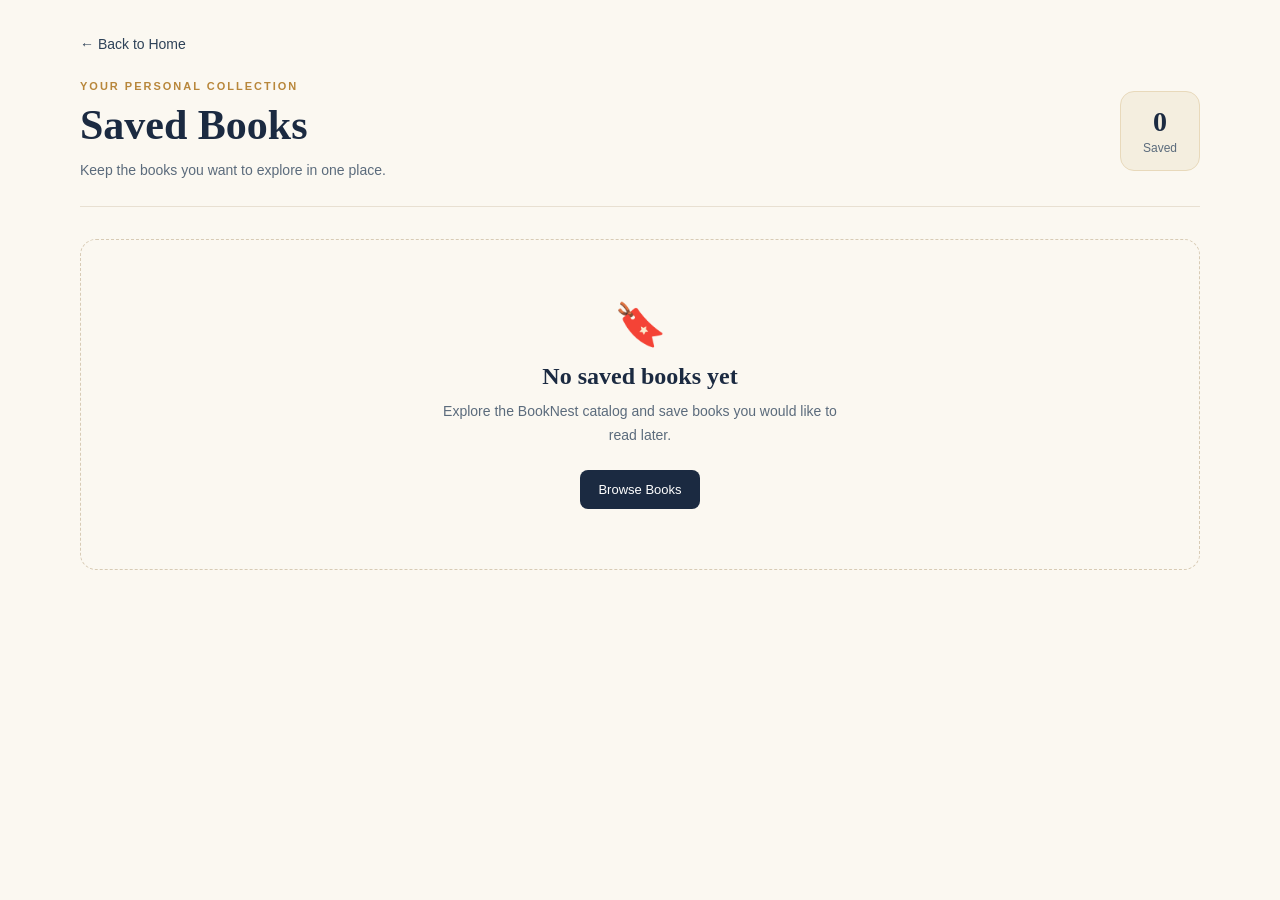
<file: saved-books.html>
<!DOCTYPE html>
<html lang="en">
<head>
    <meta charset="UTF-8">
    <meta name="viewport" content="width=device-width, initial-scale=1.0">
    <title>Saved Books | BookNest</title>

    <link rel="stylesheet" href="saved-books.css">

    <!-- Load the existing saved-book functions first -->
    <script src="booknest-lists.js" defer></script>
    <script src="saved-books.js" defer></script>
</head>

<body class="saved-books-page">

    <main class="saved-page-container">

        <a href="home.html" class="saved-back-link">
            &larr; Back to Home
        </a>

        <header class="saved-page-header">
            <div>
                <p class="saved-eyebrow">YOUR PERSONAL COLLECTION</p>
                <h1>Saved Books</h1>
                <p class="saved-subtitle">
                    Keep the books you want to explore in one place.
                </p>
            </div>

            <div class="saved-count">
                <span id="savedCount">0</span>
                <span>Saved</span>
            </div>
        </header>

        <section class="saved-content">
            <div id="savedBooksGrid" class="saved-books-grid"></div>

            <div id="savedEmptyState" class="saved-empty-state" hidden>
                <div class="saved-empty-icon">&#128278;</div>
                <h2>No saved books yet</h2>
                <p>
                    Explore the BookNest catalog and save books
                    you would like to read later.
                </p>
                <a href="brows-books.html" class="saved-browse-button">
                    Browse Books
                </a>
            </div>
        </section>

    </main>

</body>
</html>
</file>
<file: styleee.css>
:root {
  /* Colors */
  --ink-900: #1B2A41;      /* deep navy - header, dark sections */
  --ink-700: #2E4258;
  --parchment-50: #FBF8F1; /* page background */
  --parchment-100: #F4EEDF;/* card background */
  --brass-500: #B8873B;    /* main accent color */
  --burgundy-600: #7A2E2E; /* secondary accent */
  --text-ink: #24303F;     /* main text */
  --text-muted: #5B6B7C;   /* secondary text */

  /* Fonts */
  --font-display: Georgia, 'Times New Roman', serif; /* headings */
  --font-body: -apple-system, 'Segoe UI', sans-serif;  /* body text */
}

/* Reset */
* { box-sizing: border-box; margin: 0; padding: 0; }

body {
  font-family: var(--font-body);
  background: var(--parchment-50);
  color: var(--text-ink);
  line-height: 1.6;
}

h1, h2, h3 { font-family: var(--font-display); line-height: 1.2; }

.container {
  max-width: 1200px;
  margin: 0 auto;
  padding: 0 24px;
}
html {
    font-size: 15px;
}

/* header style===================================================== */
/* header style ===================================================== */
.navbar {
  background: var(--ink-900);
  height: 70px; /* Reduced from 100px */
  display: flex;
  justify-content: space-between;
  align-items: center;
  padding: 0 40px; /* Removed top/bottom padding completely */
  position: sticky;
  top: 0;
  z-index: 1000;
}

.nav-left,
.nav-right {
  display: flex;
  list-style: none;
  gap: 40px;
  margin: 0;
  padding: 0;
  flex: 1;
}

.nav-right {
  justify-content: flex-end;
}
.nav-left a,
.nav-right a {
  gap: 4px; /* Reduced gap between icon and text from 8px */
  font-size: 0.85rem;
}

.nav-left a,
.nav-right a {
  color: var(--parchment-50);
  text-decoration: none;
  font-weight: 500;
  display: flex;
  flex-direction: column;
  align-items: center;
  transition: color 0.3s ease;
  gap: 4px; /* Reduced gap between icon and text from 8px */
  font-size: 0.85rem;
}

.nav-left a i,
.nav-right a i {
  font-size: 0.9rem;
  color: var(--brass-500);
}

.nav-left a:hover,
.nav-right a:hover {
  color: var(--brass-500);
}

/* Circular Login Button aligned in nav-right list */
.nav-right li .nav-login-btn {
    width: 38px;
    height: 38px;
    border-radius: 50%;
    background: rgba(255, 255, 255, 0.1);
    border: 1px solid rgba(255, 255, 255, 0.2);
    display: inline-flex;
    align-items: center;
    justify-content: center;
    color: #ffffff;
    cursor: pointer;
    font-size: 0.95rem;
    transition: all 0.3s ease;
    margin-left: 5px; /* Adjust spacing between dark mode & login button */
}

.nav-right li .nav-login-btn:hover {
    background: #c89a43;
    color: #192c4d;
    border-color: #c89a43;
    transform: translateY(-2px);
}

.logo {
  display: flex;
  align-items: center;
  gap: 15px;
  text-align: center;
}

.logo img {
  width: 40px;  /* Reduced from 55px */
  height: 40px; /* Reduced from 55px */
  border-radius: 50%;
}

.logo h1 {
  color: white;
  font-size: 1.4rem; /* Reduced from 2.2rem */
  margin: 0;
  font-family: Georgia, serif;
}

.logo span {
  color: var(--brass-500);
  letter-spacing: 4px;
  font-size: 0.8rem;
}

/* Circular Login Button (Matches Dark Mode Toggle Design) */
.nav-login-btn {
    width: 35px;
    height: 35px;
    border-radius: 50%;
    background: rgba(255, 255, 255, 0.1);
    border: 1px solid rgba(255, 255, 255, 0.2);
    display: inline-flex;
    align-items: center;
    justify-content: center;
    color: #ffffff;
    cursor: pointer;
    font-size: 0.95rem;
    transition: all 0.3s ease;
}

.nav-login-btn:hover {
    background: #c89a43;
    color: #192c4d;
    border-color: #c89a43;
    transform: translateY(-2px);
}

/* Glassmorphic Professional Login Modal Overlay */
.auth-modal-overlay {
    position: fixed;
    top: 0;
    left: 0;
    width: 100vw;
    height: 100vh;
    background: rgba(15, 23, 42, 0.75);
    backdrop-filter: blur(8px);
    display: flex;
    align-items: center;
    justify-content: center;
    z-index: 10000;
    opacity: 0;
    visibility: hidden;
    transition: all 0.3s ease;
}

.auth-modal-overlay.active {
    opacity: 1;
    visibility: visible;
}

.auth-card {
    background: rgba(25, 44, 77, 0.95);
    border: 1px solid rgba(255, 255, 255, 0.15);
    box-shadow: 0 20px 50px rgba(0, 0, 0, 0.5);
    border-radius: 16px;
    width: 90%;
    max-width: 400px;
    padding: 32px 28px;
    position: relative;
    transform: translateY(20px);
    transition: transform 0.3s ease;
}

.auth-modal-overlay.active .auth-card {
    transform: translateY(0);
}

.modal-close-btn {
    position: absolute;
    top: 16px;
    right: 20px;
    background: transparent;
    border: none;
    color: #a8a8a8;
    font-size: 1.5rem;
    cursor: pointer;
    transition: color 0.2s;
}

.modal-close-btn:hover {
    color: #c89a43;
}

.auth-header {
    text-align: center;
    margin-bottom: 24px;
}

.auth-brand-logo {
    width: 40px;
    height: 40px;
    background: rgba(200, 154, 67, 0.15);
    border: 1px solid #c89a43;
    border-radius: 50%;
    display: flex;
    align-items: center;
    justify-content: center;
    margin: 0 auto 10px;
    color: #c89a43;
    font-size: 1.2rem;
}

.auth-header h2 {
    color: #ffffff;
    margin: 0;
    font-size: 1.5rem;
    letter-spacing: 0.5px;
}

.auth-subtitle {
    color: #c89a43;
    font-size: 0.68rem;
    letter-spacing: 2px;
}

.input-group {
    margin-bottom: 18px;
}

.input-group label {
    display: flex;
    align-items: center;
    gap: 8px;
    font-size: 0.82rem;
    color: #d8d8d8;
    margin-bottom: 8px;
}

.password-wrapper {
    position: relative;
}

.input-group input {
    width: 100%;
    padding: 12px 14px;
    background: rgba(255, 255, 255, 0.05);
    border: 1px solid rgba(255, 255, 255, 0.15);
    border-radius: 8px;
    color: #ffffff;
    font-size: 0.88rem;
    box-sizing: border-box;
    outline: none;
    transition: border 0.2s;
}

.input-group input:focus {
    border-color: #c89a43;
}

.toggle-password {
    position: absolute;
    right: 14px;
    top: 50%;
    transform: translateY(-50%);
    color: #a8a8a8;
    cursor: pointer;
    font-size: 0.85rem;
}

.auth-options {
    display: flex;
    justify-content: space-between;
    align-items: center;
    font-size: 0.78rem;
    color: #a8a8a8;
    margin-bottom: 22px;
}

.remember-me {
    display: flex;
    align-items: center;
    gap: 6px;
    cursor: pointer;
}

.forgot-link {
    color: #c89a43;
    text-decoration: none;
}

.forgot-link:hover {
    text-decoration: underline;
}

.auth-submit-btn {
    width: 100%;
    padding: 12px;
    background: #c89a43;
    color: #192c4d;
    border: none;
    border-radius: 8px;
    font-weight: 600;
    font-size: 0.9rem;
    display: flex;
    align-items: center;
    justify-content: center;
    gap: 10px;
    cursor: pointer;
    transition: background 0.2s ease;
}

.auth-submit-btn:hover {
    background: #d4af37;
}

.auth-footer {
    text-align: center;
    margin-top: 20px;
    padding-top: 16px;
    border-top: 1px solid rgba(255, 255, 255, 0.1);
    font-size: 0.8rem;
    color: #a8a8a8;
}

.auth-footer a {
    color: #c89a43;
    text-decoration: none;
    font-weight: 500;
}
/* main================================================= */
.hero {
  background:
    linear-gradient(160deg, rgba(27, 42, 65, 0.50), rgba(46, 66, 88, 0.75)),
    url('./images/background.jpg');
  background-size: cover;
  background-position: center;
  color: var(--parchment-50);
  padding: 100px 0;
  text-align: center;
  animation: heroZoom 10s ease-in-out infinite;
}

.hero-inner {
  max-width: 700px;
  margin: 0 auto;
}

@keyframes heroZoom {
  0%   { background-size: 100% 100%; }
  50%  { background-size: 112% 112%; }
  100% { background-size: 100% 100%; }
}


.eyebrow {
  font-size: 0.8rem;
  text-transform: uppercase;
  letter-spacing: 0.1em;
  color: var(--brass-500);
  margin-bottom: 12px;
}

.hero-title {
  font-size: clamp(2rem, 5vw, 3.5rem); /* responsive: min 2rem, ideal 5vw, max 3.5rem */
  margin-bottom: 20px;
}

.hero-title span {
  color: var(--brass-500);
  font-style: italic;
}

.hero-lede {
  font-size: 1.1rem;
  color: rgba(251, 248, 241, 0.8);
  margin-bottom: 32px;
}

.hero-actions {
  display: flex;
  gap: 16px;
  justify-content: center;
  flex-wrap: wrap; /* stacks buttons on small screens instead of overflowing */
}

/* Button base style — reused everywhere in the site, not just hero */
.btn {
  display: inline-block;
  padding: 10px 25px;
  border-radius: 999px;
  font-weight: 600;
  text-decoration: none;
  transition: transform 0.2s ease;
}

.btn:hover {
  transform: translateY(-2px); /* subtle lift on hover */
}

.btn-primary {
  background: var(--brass-500);
  color: var(--ink-900);
}

.btn-outline {
  background: transparent;
  border: 2px solid rgba(251, 248, 241, 0.5);
  color: var(--parchment-50);
}


/* Hero text entrance animation */
@keyframes heroFadeUp {
  from {
    opacity: 0;
    transform: translateY(30px);
  }

  to {
    opacity: 1;
    transform: translateY(0);
  }
}

/* Animate hero content */
.hero-inner {
  animation: heroFadeUp 1s ease-out both;
}

/* Animate eyebrow */
.eyebrow {
  animation: heroFadeUp 0.8s ease-out both;
  animation-delay: 0.1s;
}

/* Animate title */
.hero-title {
  animation: heroFadeUp 1s ease-out both;
  animation-delay: 0.2s;
}

/* Animate description */
.hero-lede {
  animation: heroFadeUp 1s ease-out both;
  animation-delay: 0.4s;
}

/* Animate buttons */
.hero-actions {
  animation: heroFadeUp 1s ease-out both;
  animation-delay: 0.6s;
}

/* Respect reduced-motion preferences */
@media (prefers-reduced-motion: reduce) {
  .hero-inner,
  .eyebrow,
  .hero-title,
  .hero-lede,
  .hero-actions {
    animation: none;
  }
}

/* stats========================================== */
.stats-band {
    background: var(--ink-900);
    color: var(--parchment-50);
    padding: 18px 0; /* Reduced from 30px to bring section borders closer */
}

.stats-grid {
    display: grid;
    grid-template-columns: repeat(4, 1fr);
    gap: 16px; /* Reduced gap between columns from 24px */
    text-align: center;
    align-items: center;
}

.stat-item {
    display: flex;
    flex-direction: column;
    align-items: center;
    justify-content: center;
    gap: 4px; /* Reduced gap between number and label from 18px */
}

.stat-number {
    font-family: var(--font-display);
    font-size: 1.8rem; /* Reduced from 3rem */
    font-weight: 700;
    line-height: 1;
    color: var(--brass-500);
}

.stat-label {
    font-size: 0.72rem; /* Reduced from 0.9rem */
    letter-spacing: 1.5px; /* Reduced letter spacing from 3px */
    text-transform: uppercase;
    color: rgba(251, 248, 241, 0.8);
}

/* Responsive */

@media (max-width: 768px) {
    .stats-grid {
        grid-template-columns: repeat(2, 1fr);
        row-gap: 20px; /* Reduced row spacing from 50px */
    }

    .stat-number {
        font-size: 1.6rem; /* Scaled down for tablet */
    }
}

@media (max-width: 480px) {
    .stats-grid {
        grid-template-columns: 1fr;
        row-gap: 16px;
    }

    .stat-number {
        font-size: 1.4rem; /* Scaled down for mobile */
    }
}
/* After stats================================================= */
.virtual-bookshelf {
    background: var(--parchment-50);
    padding: 100px 20px;
    text-align: center;
}

.virtual-bookshelf h2 {
    font-family: Georgia, serif;
    font-size: 2.5rem;
    color: var(--ink-900);
    margin-bottom: 15px;
    margin-top: 30px;
}

.shelf-subtitle {
    color: var(--text-muted);
    max-width: 700px;
    margin: 0 auto 30px;
    font-size: 0.9rem;
}

.shelf-image {
    position: relative;
    width: 100%;
    margin: 20px auto 0;
    display: block;
    overflow: hidden;
}

.shelf-image img {
    width: 100%;
    height: 400px; /* Forces height to exactly 400px */
    object-fit: fill; /* Stretches the image to fit 400px without altering width */
    display: block;
    border-radius: 12px;
    transition: opacity 0.3s ease;
}

/* Navigation buttons overlay */
.shelf-btn {
    position: absolute;
    top: 50%;
    transform: translateY(-50%);
    background: rgba(22, 41, 73, 0.85);
    color: #c89a43;
    border: 1px solid #c89a43;
    width: 44px;
    height: 44px;
    border-radius: 50%;
    font-size: 1.2rem;
    cursor: pointer;
    z-index: 10;
    display: flex;
    align-items: center;
    justify-content: center;
    transition: all 0.3s ease;
    backdrop-filter: blur(4px);
    box-shadow: 0 4px 12px rgba(0, 0, 0, 0.3);
}

.shelf-btn:hover {
    background: #c89a43;
    color: #162949;
    transform: translateY(-50%) scale(1.1);
}

.prev-btn {
    left: 15px;
}

.next-btn {
    right: 15px;
}
/* ========================================== */
.section {
  padding: 70px 0;
}

.section-head {
  max-width: 600px;
  margin-bottom: 36px;
}

.section-title {
  font-size: 1rem;
}

/* Carousel wrapper: prev button, viewport, next button */
.carousel {
  display: flex;
  align-items: center;
  gap: 16px;
}

.carousel-viewport {
  overflow: hidden;
  max-width: 100%; /* let it fill whatever space the flex layout actually gives it */
  flex: 1 1 auto;
}

.book-row {
  display: flex;
  gap: 20px;
  transition: transform 0.4s ease;
}

.carousel-btn {
  width: 44px;
  height: 44px;
  border-radius: 50%;
  border: 1px solid var(--text-muted);
  background: white;
  font-size: 1rem;
  flex-shrink: 0;
  cursor: pointer;
  transition: background 0.2s ease, color 0.2s ease;
}

.carousel-btn:hover {
  background: var(--brass-500);
  color: white;
}

.carousel-btn:disabled {
  opacity: 0.35;
  cursor: not-allowed;
}

/* Individual book card */
.book-card {
  background: var(--parchment-100);
  border-radius: 12px;
  padding: 0px;
  width: 300px;
  flex-shrink: 0;
  max-width:100%;
  overflow: hidden;
}



.book-cover{
    height:210px;
    margin:0;
    border-radius:0;
    padding:0;
    position:relative;
    overflow:hidden;
    background:#333;
}

.book-title {
  font-size: 1rem;
  margin-bottom: 2px;
}

.book-author {
  font-size: 0.85rem;
  color: var(--text-muted);
  margin-bottom: 8px;
}

.book-rating {
  font-size: 0.85rem;
  color: var(--brass-500);
}
.book-card-actions {
  display: flex;
  gap: 10px;
  align-items: center;
  margin-top: 14px;
}

.btn-details {
  flex: 1;
  padding: 10px 16px;
  border: none;
  border-radius: 999px;
  background: var(--brass-500);
  color: var(--ink-900);
  font-weight: 600;
  font-size: 0.9rem;
  cursor: pointer;
  transition: transform 0.2s ease;
}

.btn-details:hover {
  transform: translateY(-2px);
}

.fav-btn {
  width: 40px;
  height: 40px;
  border-radius: 50%;
  border: 1px solid var(--text-muted);
  background: white;
  font-size: 1.1rem;
  cursor: pointer;
  flex-shrink: 0;
  transition: color 0.2s ease, border-color 0.2s ease;
}

.fav-btn.active {
  color: var(--burgundy-600);
  border-color: var(--burgundy-600);
}

.book-modal{
    display:none;
    position:fixed;
    inset:0;
    background:rgba(0,0,0,.6);
    z-index:9999;
    justify-content:center;
    align-items:center;
}

.book-modal.active{
    display:flex;
}

.book-modal-content{
    width:850px;
    max-width:90%;
    background:#fff;
    border-radius:20px;
    padding:30px;
    display:flex;
    gap:30px;
    position:relative;
}

.modal-left img{
    width:260px;
    height:360px;
    object-fit:cover;
    border-radius:12px;
}

.modal-right{
    flex:1;
}

.modal-right h2{
    margin:10px 0;
}

.modal-rating{
    margin:15px 0;
}

.modal-buttons{
    display:flex;
    gap:15px;
    margin-top:25px;
}

.favorite-btn{
    background:#b8860b;
    color:#fff;
    border:none;
    padding:12px 24px;
    border-radius:30px;
    cursor:pointer;
}

.close-modal{
    position:absolute;
    top:15px;
    right:15px;
    border:none;
    background:none;
    font-size:30px;
    cursor:pointer;
}
.toast{
    position:fixed;
    bottom:30px;
    left:30px;
    
    /* Changed: Soft red background & dark red text instead of dark blue */
    background:#fff5f5;
    color:#9b2c2c;
    border:1px solid #feb2b2;
    
    /* Changed: Reduced padding and font-size for a sleeker look */
    padding:12px 20px;
    font-size:15px;
    font-weight:500;
    
    border-radius:10px;
    display:flex;
    align-items:center;
    gap:10px;
    
    /* Changed: Softer, natural box shadow */
    box-shadow:0 10px 25px -5px rgba(0, 0, 0, 0.08);
    
    transform:translateY(120px);
    opacity:0;
    transition:.4s;
    z-index:99999;
}

.toast.show{
    transform:translateY(0);
    opacity:1;
}

.toast span:first-child{
    font-size:24px;
}
.categories-section{
    padding:40px;
    background:#f5f0e4;
    margin-bottom: 60px;
}

.section-title{
    font-size:2.5rem;
    font-family:Georgia, serif;
    color:#1f2f4a;
    margin-bottom:40px;
    
}

.categories-grid{
    display:grid;
    grid-template-columns:repeat(4,1fr);
    gap:24px;
}

.category-card{
    background:#f7f3e8;
    border:1px solid #d8d1c4;
    border-radius:20px;

    height:250px;
    padding:25px 20px;

    display:flex;
    flex-direction:column;
    justify-content:center;
    align-items:center;
    text-align:center;

    transition:all .35s ease;
    cursor:pointer;
}

.category-card:hover{
    transform:translateY(-10px);
    box-shadow:0 15px 30px rgba(0,0,0,.08);
    border-color:#c28d3f;
}

.category-icon{
    font-size:20px;
    color:#c28d3f;
    margin-bottom:20px;
    transition:.35s;
}

.category-card:hover .category-icon{
    transform:scale(1.15);
}

.category-card h3{
    font-size:18px;
    color:#24344d;
    margin-bottom:12px;
    font-family:Georgia, serif;
}

.category-card p{
    font-size:13px;
    color:#6a768c;
    line-height:1.7;
    margin-bottom:20px;
}

.category-count{
    font-size:14px;
    font-weight:700;
    color:#c28d3f;
    font-family:monospace;
}
@media (max-width: 1100px){
    .categories-grid{
        grid-template-columns:repeat(2,1fr);
    }
}

@media (max-width: 700px){
    .categories-grid{
        grid-template-columns:1fr;
    }

    .section-title{
        font-size:48px;
    }
}

/* what traveler said================================================ */
.readers-section{
    padding:80px 0;
    background:#f7f3ee;
}

.container{
    width:90%;
    max-width:1200px;
    margin:auto;
}

.section-header{
    text-align:center;
    margin-bottom:60px;

}

.section-tag{
    color:#c9973e;
    letter-spacing:2px;
    font-size:14px;
    font-weight:600;
}

.section-header h2{
    margin-top:15px;
    font-size:2.5rem;
    color:#1f2a44;
}

.reader-slider{
    display:flex;
    align-items:center;
    justify-content:center;
    gap:25px;
}

.reader-card{
    background:#ffffff;
    width:850px;
    min-height:200px;
    padding:30px;
    border-radius:20px;
    display:flex;
    align-items:center;
    gap:30px;
    box-shadow:0 10px 25px rgba(0,0,0,.08);
}

.reader-card img{
    width:150px;
    height:150px;
    border-radius:50%;
    object-fit:cover;
    border:5px solid #c9973e;
    flex-shrink:0;
}

.reader-content{
    flex:1;
}

.reader-content p{
    font-size:1.15rem;
    line-height:1.8;
    color:#555;
    margin-bottom:20px;
}

.reader-content h3{
    color:#1f2a44;
    margin-bottom:8px;
    font-size:1.5rem;
}

.reader-content span{
    color:#777;
    font-size:1rem;
}

.slider-btn{
    width:50px;
    height:50px;
    border:none;
    border-radius:50%;
    background:white;
    font-size:24px;
    cursor:pointer;
    box-shadow:0 5px 15px rgba(0,0,0,.1);
    transition:.3s;
}

.slider-btn:hover{
    background:#c9973e;
    color:white;
}

.dots{
    display:flex;
    justify-content:center;
    gap:10px;
    margin-top:35px;
}

.dot{
    width:12px;
    height:12px;
    border-radius:50%;
    background:#d6d6d6;
    cursor:pointer;
}

.dot.active{
    background:#c9973e;
    width:30px;
    border-radius:20px;
}

@media(max-width:900px){

    .reader-card{
        flex-direction:column;
        text-align:center;
        width:100%;
    }

    .reader-slider{
        gap:10px;
    }

    .section-header h2{
        font-size:2.2rem;
    }

    .reader-card img{
        width:120px;
        height:120px;
    }
}
/* our colection==================================== */
.collection-section{
    padding:70px 0;
    background:#F7F3EE;
}

.collection-header{
    text-align:center;
    max-width:850px;
    margin:0 auto 60px;
}

.collection-header h2{
    font-size:2.5rem;
    color:#1B2F52;
    font-family:Georgia, serif;
    margin-bottom:20px;
}

.divider{
    display:flex;
    align-items:center;
    justify-content:center;
    gap:20px;
    margin-bottom:25px;
}

.divider span{
    width:160px;
    height:2px;
    background:#C28D3F;
}

.divider i{
    color:#C28D3F;
    font-size:2rem;
}

.collection-header p{
    font-size:1.2rem;
    line-height:1.8;
    color:#555;
}

.collection-grid{
    display:grid;
    grid-template-columns:repeat(3,1fr);
}

.collection-card{
    padding:30px 20px;
    text-align:center;
    transition:.4s;
}

.collection-card:hover{
    transform:translateY(-10px);
}

.navy{
    background:#1B2F52;
    color:white;
}

.gold{
    background:#C28D3F;
    color:#111;
}

.icon-circle{
    width:60px;
    height:60px;
    background:#fff;
    border-radius:50%;
    margin:0 auto 30px;
    display:flex;
    align-items:center;
    justify-content:center;
}

.icon-circle i{
    font-size:2rem;
    color:#C28D3F;
}

.collection-card h3{
    font-size:1.5rem;
    margin-bottom:20px;
    font-family:Georgia, serif;
}

.collection-card p{
    font-size:0.95rem;
    line-height:1.6;
    margin-bottom:20px;
}

.collection-card a{
    text-decoration:none !important;
    font-size:0.9rem;
    font-weight:700;
    text-transform:uppercase;
    border-bottom:2px solid currentColor;
    padding-bottom:5px;
}

.navy a{
    color:#F7C35F;
}

.gold a{
    color:#111;
}

@media(max-width:1000px){

    .collection-grid{
        grid-template-columns:repeat(2,1fr);
    }

    .collection-header h2{
        font-size:3.5rem;
    }
}

@media(max-width:768px){

    .collection-grid{
        grid-template-columns:1fr;
    }

    .collection-header h2{
        font-size:2.8rem;
    }

    .divider span{
        width:80px;
    }
}
/* events===================================== */


.news-section{
    padding:80px 0;
    background:var(--parchment-50);
}

.news-header{
    text-align:center;
    max-width:700px;
    margin:0 auto 50px;
}

.news-header h2{
    font-size:2.5rem;
    color:var(--ink-900);
    margin-bottom:15px;
}

.news-divider{
    display:flex;
    justify-content:center;
    align-items:center;
    gap:15px;
    margin-bottom:20px;
}

.news-divider span{
    width:120px;
    height:2px;
    background:var(--brass-500);
}

.news-divider i{
    color:var(--brass-500);
    font-size:1.5rem;
}

.news-header p{
    color:var(--text-muted);
    font-size:1rem;
}

.news-slider{
    display:flex;
    align-items:center;
    justify-content:center;
    gap:20px;
}

.news-card{
    width:320px;
    min-height:400px;
    background:white;
    border-radius:20px;
    padding:30px;
    box-shadow:0 10px 30px rgba(0,0,0,.08);
}

.news-meta{
    display:flex;
    gap:15px;
    align-items:flex-start;
}

.news-icon{
    width:50px;
    height:50px;
    border-radius:50%;
    background:var(--brass-500);
    color:white;
    display:flex;
    align-items:center;
    justify-content:center;
    font-size:1.4rem;
    flex-shrink:0;
}

.news-meta h4{
    color:var(--brass-500);
    font-size:1rem;
    margin-bottom:8px;
}

.news-meta p{
    color:var(--text-muted);
    font-size:.9rem;
    margin-bottom:5px;
}

.small-line{
    width:60px;
    height:3px;
    background:var(--brass-500);
    margin:25px 0;
}

.news-card h3{
    font-size:2rem;
    color:var(--ink-900);
    margin-bottom:20px;
}

.news-card > p{
    color:var(--text-muted);
    margin-bottom:30px;
}

.news-card a{
    text-decoration:none;
    color:var(--brass-500);
    font-weight:700;
    text-transform:uppercase;
}

.news-image{
    width:420px;
    height:400px;
    border-radius:20px;
    overflow:hidden;
    box-shadow:0 10px 30px rgba(0,0,0,.08);
}

.news-image img{
    width:100%;
    height:100%;
    object-fit:cover;
}

.news-arrow{
    width:45px;
    height:45px;
    border-radius:50%;
    border:none;
    background:white;
    box-shadow:0 5px 15px rgba(0,0,0,.1);
    cursor:pointer;
    font-size:1.2rem;
    transition:.3s;
}

.news-arrow:hover{
    background:var(--brass-500);
    color:white;
}

.news-btn-wrap{
    text-align:center;
    margin-top:40px;
}

.view-all-btn{
    display:inline-block;
    padding:14px 35px;
    border-radius:999px;
    background:var(--brass-500);
    color:white;
    text-decoration:none;
    font-weight:600;
    transition:.3s;
}

.view-all-btn:hover{
    transform:translateY(-3px);
}

@media(max-width:1100px){

    .news-slider{
        flex-direction:column;
    }

    .news-image{
        width:100%;
        max-width:700px;
    }

    .news-card{
        width:100%;
        max-width:700px;
        min-height:auto;
    }

    .news-arrow{
        display:none;
    }
}

/* footer======================== */
.footer{
    background:#192c4d;
    color:#fff;
    padding:35px 25px 15px; /* Reduced top/bottom padding */
    position:relative;
}
.footerr{
    background:#192c4d;
    color:#fff;
    padding:25px 15px 10px;
    position:relative;
}

.footer-container{
    max-width:1200px;
    margin:auto;
    display:grid;
    grid-template-columns:2fr 1fr 1fr 1.5fr;
    gap:25px; /* Reduced grid gap */
}

.footer-logo{
    font-size:1.2rem; /* Reduced font size */
    margin-bottom:3px;
}
.footer-coll{
    font-size: 0.85rem;
    margin-bottom:2px;
}

.footer-subtitle{
    color:#c89a43;
    letter-spacing:2px;
    font-size:0.75rem; /* Reduced font size */
}

.footer-text{
    margin:12px 0; /* Reduced margin */
    line-height:1.5;
    color:#d8d8d8;
    font-size: 0.85rem;
}
.footer-col h2{
    color: white;
}

.footer-col h3{
    font-size:1.15rem; /* Reduced font size */
    margin-bottom:12px; /* Reduced margin */
    color: white;
}

.footer-col ul{
    list-style:none;
    padding:0;
}

.footer-col ul li{
    margin-bottom:8px; /* Reduced list item spacing */
    color:#d8d8d8;
    font-size:0.85rem;
}

.footer-col ul li a{
    color:#d8d8d8;
    text-decoration:none;
    transition:0.3s;
}

.footer-col ul li a:hover{
    color:#c89a43;
}

.social-icons{
    display:flex;
    gap:10px; /* Reduced gap */
}

.social-icons a{
    width:32px; /* Smaller button dimensions */
    height:32px;
    background:#24395e;
    border-radius:50%;
    display:flex;
    align-items:center;
    justify-content:center;
    color:#fff;
    text-decoration:none;
    font-size:0.85rem; /* Reduced icon size */
    transition:0.3s;
}

.social-icons a:hover{
    background:#c89a43;
}

.newsletter{
    display:flex;
    gap:8px;
    margin-top:10px;
}
.newsletterr{
    display:flex;
    gap:8px;
    margin-top:10px;
}

.newsletter input{
    flex:1;
    padding:8px 14px; /* Reduced input padding */
    border:none;
    border-radius:30px;
    font-size:0.85rem;
}
.newsletterr input{
    flex:1;
    padding:8px 14px;
    border:none;
    border-radius:30px;
    font-size:0.85rem;
}

.newsletterr button{
    padding:8px 16px; /* Reduced button padding */
    border:none;
    border-radius:30px;
    background:#c89a43;
    color:#000;
    font-weight:600;
    font-size:0.85rem;
    cursor:pointer;
}
.newsletter button{
    padding:8px 18px;
    border:none;
    border-radius:30px;
    background:#c89a43;
    color:#000;
    font-weight:600;
    font-size:0.85rem;
    cursor:pointer;
}

.newsletter button:hover{
    opacity:.9;
}

.footer-bottom{
    border-top:1px solid rgba(255,255,255,0.15);
    margin-top:20px; /* Reduced top margin */
    padding-top:12px; /* Reduced top padding */
    display:flex;
    justify-content:space-between;
    color:#a8a8a8;
    font-size:0.75rem;
}
.footer-bottomm{
    border-top:1px solid rgba(255,255,255,0.15);
    margin-top:8px;
    padding-top:5px;
    display:flex;
    justify-content:center;
    color:#a8a8a8;
    font-size:0.75rem;
}
.back-to-top{
    position:absolute;
    right:40px;
    bottom:30px;
    width:65px;
    height:65px;
    border:none;
    border-radius:50%;
    background:#c89a43;
    color:#192c4d;
    font-size:1.5rem;
    cursor:pointer;
}

@media(max-width:900px){
    .footer-container{
        grid-template-columns:1fr;
    }

    .footer-bottom{
        flex-direction:column;
        gap:10px;
        text-align:center;
    }

    .newsletter{
        flex-direction:column;
    }
}


/* books pages========================================== */
/* HERO */

.catalog-hero{
    height:220px;
    padding: 30px 50px;
    display:flex;
    align-items:center;
    margin-bottom: 60px;

    background:
linear-gradient(
rgba(248,244,236,.45),
rgba(248,244,236,.45)
),
url("./images/books.png");
    background-size:cover;
    background-position:center;
    background-size: cover;
background-position: center right;
background-repeat: no-repeat;
}

.hero-tag{
    color:#c4953f;
    font-size:15px;
    letter-spacing:4px;
    font-weight:600;
    display:flex;
    align-items:center;
    gap:15px;
}

.hero-tag span{
    width:80px;
    height:2px;
    background:#c4953f;
}

.hero-content h1{
    font-size:2.5rem;
    color:#14284a;
    margin:15px 0;
    line-height: 1.1;
}

.hero-text{
    font-size:12px;
    color:#5e7087;
}

/* CONTROLS */

.catalog-controls{
    display:flex;
    gap:20px;
    padding:25px 60px;
    background:#f8f4ec;
    
}

.search-box{
    flex:1;
    background:white;
    border:1px solid #d8d8d8;
    border-radius:50px;
    padding:10px 15px;
    display:flex;
    align-items:center;
    gap:15px;
}

.search-box input{
    border:none;
    outline:none;
    width:100%;
    font-size:14px;
    
}

.catalog-controls select{
    width:220px;
    border:1px solid #d8d8d8;
    border-radius:50px;
    padding:12px;
    font-size:14px;
}

.favorite-btn{
    border:none;
    border-radius:50px;
    background:white;
    padding:14px 20px;
    font-size:12px;
    cursor:pointer;
}

.book-count{
    padding:0 70px;
    color:#667;
    font-size:16px;
}


.catalog-hero {
  position: relative;
  width: 100%;
  min-height: 380px;
  display: flex;
  align-items: center;
  padding: 3rem 2rem;
  
  /* Background Image Setup */
  background-image: url('./images/backgrondcatagories.jpeg'); /* Replace with your image path */
  background-size: cover;
  background-position: center;
  background-repeat: no-repeat;
  overflow: hidden;
}

/* Smooth background zoom animation */
.catalog-hero {
  animation: catalogZoom 10s ease-in-out infinite alternate;
}

@keyframes catalogZoom {
  from {
    background-size: 100% 100%;
  }

  to {
    background-size: 110% 110%;
  }
}

/* Accessibility */
@media (prefers-reduced-motion: reduce) {
  .catalog-hero {
    animation: none;
  }
}


/* Dark/Semi-transparent Overlay to ensure text readability */
.catalog-hero::before {
  content: '';
  position: absolute;
  top: 0;
  left: 0;
  right: 0;
  bottom: 0;
  background: linear-gradient(
    90deg, 
    rgba(0, 0, 0, 0.65) 0%, 
    rgba(0, 0, 0, 0.4) 50%, 
    rgba(0, 0, 0, 0.1) 100%
  );
  z-index: 1;
}

/* Ensure text content sits above the background overlay */
.hero-content {
  position: relative;
  z-index: 2;
  max-width: 600px;
  color: #ffffff; /* White text for contrast against the dark overlay */
}

.hero-tag {
  font-size: 0.85rem;
  font-weight: 700;
  letter-spacing: 1.5px;
  color: #f3c68f; /* Accent color for the tag */
  margin-bottom: 0.5rem;
}

.hero-content h1 {
  font-family: Georgia, serif;
  font-size: 2.8rem;
  margin: 0.2rem 0 0.8rem 0;
  color: #ffffff;
}

.hero-text {
  font-size: 1.05rem;
  line-height: 1.5;
  color: #e2e8f0;
}

/* BOOKS */

.books-grid{
    padding:15px 60px 70px;
    display:grid;
    grid-template-columns:repeat(4,1fr);
    gap:30px;
}

.book-card{
    background:#faf6ef;
    border:1px solid #e6dfd3;
    border-radius:20px;
    overflow:hidden;
    transition:.3s;
}

.book-card:hover{
    transform:translateY(-8px);
}

.book-cover{
    height:210px;
    margin:12px;
    border-radius:15px;
    padding:20px;
    position:relative;

    background:
    linear-gradient(
    135deg,
    #6f8566,
    #733737
    );
}

.cover-two{
    background:
    linear-gradient(
    135deg,
    #b98a35,
    #001f48
    );
}

.book-cover h3{
    position:absolute;
    bottom:20px;
    left:20px;
    color:white;
    font-size:16px;
    width:70%;
}

.status{
    position:absolute;
    top:15px;
    right:15px;
    padding:8px 15px;
    border-radius:30px;
    font-size:12px;
    font-weight:700;
}

.available{
    background:white;
    color:#5a7a5e;
}

.reserved{
    background:#c4953f;
    color:white;
}

.book-info{
    padding:10px 15px 15px;
}

.category{
    color:#c4953f;
    font-size:8px;
    letter-spacing:0.5px;
    margin-bottom:6px;
}

.book-info h4{
    color:#14284a;
    font-size:16px;
    margin-bottom:5px;
}

.author{
    color:#65758a;
    margin-bottom:10px;
}

.rating{
    color:#65758a;
    margin-bottom:15px;
}

.rating i{
    color:#c4953f;
}

.card-actions{
    display:flex;
    justify-content:space-between;
    align-items:center;
}

.details-btn{
    flex:1;
    border:none;
    background:#c4953f;
    color:white;
    padding:10px;
    border-radius:40px;
    font-size:12px;
    cursor:pointer;
}

.wishlist-btn{
    width:40px;
    height:40px;
    border-radius:50%;
    border:1px solid #ddd;
    background:white;
    margin-left:10px;
    cursor:pointer;
    font-size:25px;

}
.book-image {
    width: 100%;
    height: 300px; /* choose a fixed height */
    overflow: hidden;
}

.book-image img {
    width: 100%;
    height: 100%;
    object-fit: cover;
    display: block;
}
*{
    box-sizing: border-box;
}

.books-grid{
    padding:20px 40px 80px;
    display:grid;
    grid-template-columns:repeat(4, minmax(0, 1fr));
    gap:20px;
    width:100%;
}

.book-card{
    max-width:100%;
    min-width:0;
}

.book-cover{
    height:210px;
    margin:0px;
    border-radius:0px;
    padding:0;
    position:relative;   /* stays — this is the positioning context for h3 + status */
    overflow:hidden;
    background:#333;
}

.book-cover-img{
    position: absolute;
    top:0;
    
    right: 0;
    width:100%;
    height:100%;
    object-fit:cover;
    display:block;
    border-radius:15px;
    color:transparent;
}

.book-cover::after{
    content:"";
    position:absolute;
    inset:0;
    background:linear-gradient(to top, rgba(0,0,0,.6), rgba(0,0,0,0) 55%);
    border-radius:15px;
    pointer-events:none;
    z-index:1;
}

.book-cover h3,
.book-cover .status{
    z-index:2; 
}

/* membership===================== *//* ===== Membership / Pricing ===== */
.membership-section{
    padding:50px 40px;
    background: var(--parchment-50);
}

.membership-grid{
    display:grid;
    grid-template-columns:repeat(3, minmax(0, 1fr));
    gap:32px;
    align-items:stretch;   /* was: start — this is what forces equal card height */
}

.plan-card{
    background: var(--parchment-100);
    border:1px solid #e6dfd3;
    border-radius:20px;
    padding:30px 20px 20px;
    text-align:center;
    position:relative;
    display:flex;               /* new */
    flex-direction:column;      /* new */
    height:100%;                /* new — fills the stretched grid row */
}


.plan-card.featured{
    border:2px solid var(--brass-500);
}

.plan-badge{
    position:absolute;
    top:-18px;
    left:50%;
    transform:translateX(-50%);
    background: var(--brass-500);
    color: var(--ink-900);
    font-size:10px;
    font-weight:700;
    letter-spacing:2px;
    padding:5px 10px;
    border-radius:30px;
    white-space:nowrap;
}

.plan-name{
    font-family: var(--font-display);
    font-size:20px;
    color: var(--ink-900);
    margin:0 0 20px;
    font-weight:600;
}

.plan-price{
    margin-bottom:10px;
}

.plan-price .amount{
    font-family: var(--font-display);
    font-size:35px;
    font-weight:600;
    color: var(--brass-500);
}

.plan-price .period{
    font-size:14px;
    color: var(--text-muted);
}

.plan-tagline{
    color: var(--text-muted);
    font-size:13px;
    margin:0 0 25px;
}

.plan-features{
    list-style:none;
    padding:0;
    margin:0 0 20px;
    text-align:left;
    flex:1;                     /* new — pushes button to bottom, keeps all buttons level */
}

.plan-features li{
    display:flex;
    align-items:center;
    gap:14px;
    padding:5px 0;               /* was 12px — tighter spacing */
    font-size:14px;
    line-height:1;             /* new — overrides the inherited 1.6 from body */
    color: var(--text-ink);
}
.plan-features i{
    color:#3d8b5f;
    font-size:14px;
    flex-shrink:0;
}

.plan-btn{
    display:block;
    width:100%;
    padding:12px;
    border-radius:40px;
    border:2px solid var(--brass-500);
    background:transparent;
    color: var(--ink-900);
    font-size:14px;
    font-weight:700;
    cursor:pointer;
    transition:.3s;
    margin-top:auto;             /* new — anchors button to card bottom */
}

.plan-btn:hover{
    background: rgba(184,135,59,0.1);
}

.plan-btn.primary{
    background: var(--brass-500);
    color: var(--ink-900);
    border:none;
}

.plan-btn.primary:hover{
    opacity:.9;
}

@media (max-width:1000px){
    .membership-grid{
        grid-template-columns:1fr;
    }
    .plan-card.featured{
        order:-1;
    }
}
/* regestration===================== */
/* ===== Registration Card ===== */
.registration-section{
    padding:0 40px 60px;
    background: var(--parchment-50);
}

.registration-card{
    background: var(--parchment-100);
    border:1px solid #e6dfd3;
    border-radius:20px;
    padding:30px 50px;
    max-width:1000px;
    margin:0 auto;
}

.registration-title{
    font-family: var(--font-display);
    font-size:25px;
    color: var(--ink-900);
    margin:0 0 10px;
}

.selected-plan-line{
    color: var(--text-muted);
    font-size:14px;
    margin-bottom:20px;
}

.selected-plan-value{
    color: var(--brass-500);
    font-weight:700;
}

.form-row{
    display:grid;
    grid-template-columns:repeat(2, minmax(0, 1fr));
    gap:40px;
    margin-bottom:25px;
}

.form-group label{
    display:block;
    font-weight:700;
    color: var(--ink-900);
    margin-bottom:10px;
    font-size:12px;
}

.form-group input,
.form-group textarea{
    width:100%;
    border:1px solid #d8d1c4;
    border-radius:10px;
    padding:12px;
    font-size:14px;
    font-family:inherit;
    background:#fff;
    color: var(--text-ink);
}

.form-group input:focus,
.form-group textarea:focus{
    outline:none;
    border-color: var(--brass-500);
}

.form-group.full-width{
    margin-bottom:20px;
}

.form-group textarea{
    resize:vertical;
}

.checkbox-line{
    display:flex;
    align-items:center;
    gap:12px;
    font-size:14px;
    color: var(--text-ink);
    margin-bottom:25px;
    cursor:pointer;
}

.checkbox-line input{
    width:15px;
    height:15px;
    cursor:pointer;
}

.submit-btn{
    padding:12px 30px;
    border:none;
    border-radius:40px;
    background: var(--brass-500);
    color: var(--ink-900);
    font-size:14px;
    font-weight:600;
    cursor:pointer;
    transition:.3s;
}

.submit-btn:hover{
    opacity:.9;
    transform:translateY(-2px);
}

@media (max-width:800px){
    .form-row{
        grid-template-columns:1fr;
    }
    .registration-card{
        padding:36px 30px;
    }
}
/* about us=================================== */
.about-section{
    padding:70px 60px;
    background: var(--parchment-50);
}

.about-grid{
    display:grid;
    grid-template-columns:2fr 1fr;
    gap:50px;
    max-width:1400px;
    margin:0 auto;
}

.about-title{
    font-family: var(--font-display);
    font-size:2.5rem;
    color: var(--ink-900);
    margin:0 0 24px;
}

.about-text{
    font-size:16px;
    color: var(--text-muted);
    line-height:1.8;
    margin-bottom:20px;
}

.about-features{
    display:grid;
    grid-template-columns:repeat(3, minmax(0, 1fr));
    gap:24px;
    margin-top:35px;
}

.about-feature-card{
    background: var(--parchment-100);
    border:1px solid #e6dfd3;
    border-radius:16px;
    padding:24px 20px;
}

.about-feature-card h3{
    font-family: var(--font-display);
    font-size:18px;
    color: var(--ink-900);
    margin:0 0 12px;
}

.about-feature-card p{
    font-size:14px;
    color: var(--text-muted);
    line-height:1.6;
    margin:0;
}

.about-sidebar{
    display:flex;
    flex-direction:column;
    gap:24px;
}

.sidebar-card{
    background: var(--parchment-100);
    border:1px solid #e6dfd3;
    border-radius:16px;
    padding:25px;
}

.sidebar-title{
    font-family: var(--font-display);
    font-size:18px;
    color: var(--ink-900);
    margin:0 0 20px;
}

.hours-row{
    display:flex;
    justify-content:space-between;
    padding:12px 0;
    border-bottom:1px dashed #d8d1c4;
    font-size:14px;
    color: var(--text-ink);
    font-family: var(--font-mono, monospace);
}

.hours-row:last-child{
    border-bottom:none;
}

.librarian-row{
    display:flex;
    align-items:center;
    gap:16px;
    padding:12px 0;
}

.librarian-avatar{
    width:35px;
    height:35px;
    border-radius:50%;
    display:flex;
    align-items:center;
    justify-content:center;
    color:#fff;
    font-weight:600;
    font-size:12px;
    flex-shrink:0;
}

.librarian-name{
    font-weight:700;
    color: var(--ink-900);
    margin:0 0 4px;
    font-size:14px;
}

.librarian-role{
    font-size:12px;
    color: var(--text-muted);
    margin:0;
}

.address-text{
    font-size:14px;
    color: var(--text-ink);
    line-height:1.8;
    margin:0;
}

@media (max-width:1000px){
    .about-grid{
        grid-template-columns:1fr;
    }
    .about-features{
        grid-template-columns:1fr;
    }
}
/* contact us================= */
.contact-section{
    padding:40px;
    background: var(--parchment-50);
}

.contact-grid{
    display:grid;
    grid-template-columns:2fr 1fr;
    gap:30px;
    max-width:1200px;
    margin:0 auto;
    align-items:start;
}

.contact-form .form-row{
    display:grid;
    grid-template-columns:repeat(2, minmax(0, 1fr));
    gap:40px;
    margin-bottom:25px;
}

.contact-form .form-group{
    margin-bottom:25px;
}

.contact-form .form-group label{
    display:block;
    font-weight:700;
    color: var(--ink-900);
    margin-bottom:10px;
    font-size:14px;
}

.contact-form input,
.contact-form textarea{
    width:100%;
    border:1px solid #d8d1c4;
    border-radius:10px;
    padding:14px;
    font-size:14px;
    font-family:inherit;
    background:#fff;
    color: var(--text-ink);
}

.contact-form input:focus,
.contact-form textarea:focus{
    outline:none;
    border-color: var(--brass-500);
}

.contact-form textarea{
    resize:vertical;
}

.submit-btn{
    padding:14px 30px;
    border:none;
    border-radius:40px;
    background: var(--brass-500);
    color: var(--ink-900);
    font-size:14px;
    font-weight:700;
    cursor:pointer;
    transition:.3s;
}

.submit-btn:hover{
    opacity:.9;
    transform:translateY(-2px);
}

.map-placeholder{
    margin-top:30px;
    border-radius:16px;
    padding:50px 20px;
    text-align:center;
    background:repeating-linear-gradient(
        45deg,
        var(--parchment-100),
        var(--parchment-100) 12px,
        #ece2c9 12px,
        #ece2c9 24px
    );
}

.map-pin{
    width:40px;
    height:40px;
    border-radius:50%;
    background: var(--burgundy-600);
    color:#fff;
    display:flex;
    align-items:center;
    justify-content:center;
    margin:0 auto 16px;
    font-size:16px;
}

.map-address{
    font-size:16px;
    color: var(--ink-900);
    font-weight:600;
    margin:0 0 10px;
}

.map-note{
    font-family: var(--font-mono, monospace);
    font-size:12px;
    letter-spacing:2px;
    color: var(--text-muted);
    margin:0;
}

.faq-sidebar{
    background: var(--parchment-100);
    border:1px solid #e6dfd3;
    border-radius:20px;
    padding:30px;
}

.faq-title{
    font-family: var(--font-display);
    font-size:2rem;
    color: var(--ink-900);
    margin:0 0 25px;
}

.faq-item{
    border-bottom:1px solid #e0d8c4;
}

.faq-item:last-child{
    border-bottom:none;
}

.faq-question{
    width:100%;
    background:none;
    border:none;
    display:flex;
    justify-content:space-between;
    align-items:center;
    padding:15px 0;
    font-size:14px;
    font-weight:600;
    color: var(--ink-900);
    cursor:pointer;
    text-align:left;
    font-family:inherit;
}

.faq-icon{
    color: var(--brass-500);
    font-size:12px;
    transition:transform .3s;
    flex-shrink:0;
    margin-left:14px;
}

.faq-item.open .faq-icon{
    transform:rotate(45deg);
}

.faq-answer{
    max-height:0;
    overflow:hidden;
    transition:max-height .3s ease;
}

.faq-answer p{
    color: var(--text-muted);
    font-size:14px;
    line-height:1.7;
    padding:0 0 20px;
    margin:0;
}

@media (max-width:1000px){
    .contact-grid{
        grid-template-columns:1fr;
    }
    .contact-form .form-row{
        grid-template-columns:1fr;
    }
}
/* ============================================================
   ENHANCEMENTS — added without touching the rules above
   (mobile nav, dark mode, favorites, forms, accessibility)
   ============================================================ */

/* Skip link */
.skip-link{
    position:absolute;
    left:-999px;
    top:0;
    background:#fff;
    color:#162949;
    padding:12px 20px;
    z-index:10000;
    border-radius:0 0 8px 0;
    font-weight:600;
    text-decoration:none;
}
.skip-link:focus{
    left:0;
}

/* Mobile nav toggle */
.nav-toggle{
    display:none;
    flex-direction:column;
    justify-content:center;
    gap:5px;
    width:32px;
    height:32px;
    background:none;
    border:none;
    cursor:pointer;
    padding:0;
}
.nav-toggle span{
    display:block;
    height:3px;
    width:100%;
    background:#f5f0e6;
    border-radius:2px;
    transition:.25s;
}
.navbar.nav-open .nav-toggle span:nth-child(1){ transform:translateY(8px) rotate(45deg); }
.navbar.nav-open .nav-toggle span:nth-child(2){ opacity:0; }
.navbar.nav-open .nav-toggle span:nth-child(3){ transform:translateY(-8px) rotate(-45deg); }

/* Theme toggle button */
.theme-toggle{
    background:none;
    border:1px solid rgba(245,240,230,.4);
    color:#f5f0e6;
    width:34px;
    height:34px;
    border-radius:50%;
    cursor:pointer;
    font-size:.85rem;
    display:inline-flex;
    align-items:center;
    justify-content:center;
    transition:.25s;
}
.theme-toggle:hover{
    background:rgba(245,240,230,.15);
    color:#c89a43;
}

.nav-right li{ display:flex; align-items:center; }

.nav-left a[aria-current="page"],
.nav-right a[aria-current="page"]{
    color:#c89a43;
}

/* Responsive navbar */
@media (max-width: 900px){
    .navbar{
        flex-wrap:wrap;
        height:auto;
        padding:16px 24px;
        row-gap:10px;
        position:relative;
    }
    .nav-toggle{
        display:flex;
        order:1;
    }
    .logo{
        order:0;
        flex:1;
        justify-content:flex-start;
    }
    .nav-left,
    .nav-right{
        flex-basis:100%;
        display:none;
        flex-direction:column;
        gap:0;
        order:3;
    }
    .navbar.nav-open .nav-left,
    .navbar.nav-open .nav-right{
        display:flex;
    }
    .nav-left li,
    .nav-right li{
        width:100%;
        border-top:1px solid rgba(245,240,230,.12);
    }
    .nav-left a,
    .nav-right a{
        flex-direction:row;
        justify-content:flex-start;
        gap:12px;
        padding:14px 4px;
    }
    .nav-right{
        justify-content:flex-start;
    }
    .nav-right li:last-child{
        border-top:none;
        justify-content:center;
        padding:10px 0 0;
    }
}

/* Back to top — fixed, hidden until scrolled */
.back-to-top{
    position:fixed !important;
    right:20px;
    bottom:20px;
    width:40px;
    height:40px;
    opacity:0;
    visibility:hidden;
    transform:translateY(12px);
    transition:opacity .25s ease, transform .25s ease, visibility .25s;
    box-shadow:0 6px 16px rgba(0,0,0,.25);
    z-index:500;
    font-size: 14px;
}
.back-to-top.visible{
    opacity:1;
    visibility:visible;
    transform:translateY(0);
}
.back-to-top:hover{
    background:#a97f34;
}

/* Favorite / wishlist active state */
.fav-btn.active,
.wishlist-btn.active{
    color:#c0392b;
}
.favorite-btn.active{
    background: var(--brass-500);
    color:#fff;
}

.btn-ghost.active{
    background: var(--brass-500);
    color:#fff;
}

/* Modal status line */
.modal-status{
    font-size:.85rem;
    font-weight:700;
    letter-spacing:.05em;
    text-transform:uppercase;
    margin:6px 0;
}
.modal-status.status-available{ color:#2f7a4d; }
.modal-status.status-reserved{ color:#a1552f; }

/* Modal responsiveness */
@media (max-width: 700px){
    .book-modal-content{
        flex-direction:column;
        max-height:85vh;
        overflow-y:auto;
    }
    .modal-left img{
        width:100%;
        height:220px;
    }
}
body.modal-open{
    overflow:hidden;
}

/* Books grid: no-results message + fewer columns on small screens */
.no-results{
    text-align:center;
    padding:60px 20px;
    color: var(--text-muted);
    font-size:1.1rem;
}
@media (max-width: 1000px){
    .books-grid{
        grid-template-columns:repeat(2, minmax(0,1fr)) !important;
        padding:20px 30px 60px !important;
    }
    .catalog-controls{
        flex-wrap:wrap;
        padding:20px 24px !important;
    }
    .catalog-controls select{
        width:auto;
        flex:1;
        min-width:140px;
    }
    .book-count{
        padding:0 30px !important;
    }
}
@media (max-width: 560px){
    .books-grid{
        grid-template-columns:1fr !important;
    }
    .catalog-controls{
        flex-direction:column;
    }
    .catalog-controls select,
    .search-box{
        width:100%;
    }
}

/* Membership: highlight the plan the user picked */
.plan-card.plan-selected{
    border:2px solid var(--burgundy-600);
    box-shadow:0 0 0 4px rgba(122,46,46,.12);
}

/* Form validation state */
.field-invalid{
    border-color:#c0392b !important;
    outline:2px solid rgba(192,57,43,.25);
}

/* Accessibility helper */
.visually-hidden{
    position:absolute;
    width:1px;
    height:1px;
    padding:0;
    margin:-1px;
    overflow:hidden;
    clip:rect(0,0,0,0);
    white-space:nowrap;
    border:0;
}

/* Category cards keyboard focus + pointer affordance */
.category-card{
    cursor:pointer;
}
.category-card:focus-visible,
.faq-question:focus-visible,
.nav-toggle:focus-visible,
.theme-toggle:focus-visible,
.back-to-top:focus-visible,
.dot:focus-visible{
    outline:3px solid var(--brass-500);
    outline-offset:2px;
}

/* Dots as real buttons now */
.dot{
    border:none;
    padding:0;
    cursor:pointer;
}

/* ============================================================
   DARK MODE
   ============================================================ */
body.dark-mode{
    background: #14202f;
    color:#e8e2d4;
}

body.dark-mode .stats-band,
body.dark-mode .navbar{
    background:#0d1826;
}

body.dark-mode .section,
body.dark-mode .catalog-controls,
body.dark-mode .categories-section,
body.dark-mode .about-section,
body.dark-mode .membership-section,
body.dark-mode .contact-section,
body.dark-mode .registration-section,
body.dark-mode .readers-section,
body.dark-mode .collection-section{
    background:#182739;
}

body.dark-mode .book-card,
body.dark-mode .category-card,
body.dark-mode .plan-card,
body.dark-mode .sidebar-card,
body.dark-mode .about-feature-card,
body.dark-mode .reader-card,
body.dark-mode .registration-card,
body.dark-mode .contact-form-wrap,
body.dark-mode .faq-sidebar,
body.dark-mode .news-card{
    background:#1f3247;
    border-color:#2c4359;
    color:#e8e2d4;
}

body.dark-mode .search-box,
body.dark-mode .catalog-controls select,
body.dark-mode .favorite-btn,
body.dark-mode input,
body.dark-mode textarea,
body.dark-mode select{
    background:#1f3247;
    color:#e8e2d4;
    border-color:#2c4359;
}

/* Fix 1: Form Labels & Helper Texts */
body.dark-mode label,
body.dark-mode .form-group label,
body.dark-mode .checkbox-label {
    color: #e8e2d4 !important;
}

/* Fix 2: Input Placeholder text (so greyed-out text is visible) */
body.dark-mode input::placeholder,
body.dark-mode textarea::placeholder {
    color: #8da1b5;
}

/* Fix 3: FAQ Accordion Buttons & Toggle Items */
body.dark-mode .faq-question,
body.dark-mode .faq-item,
body.dark-mode summary {
    color: #f0ece0 !important;
}

/* Fix 4: Navigation and Links */
body.dark-mode a:not(.btn) {
    color: #415e7f;
}

body.dark-mode .nav-link {
    color: #e8e2d4;
}

/* Headers & Paragraphs */
body.dark-mode .book-count,
body.dark-mode .section-title,
body.dark-mode h1, body.dark-mode h2, body.dark-mode h3, body.dark-mode h4, body.dark-mode h5, body.dark-mode h6 {
    color:#f0ece0;
}

body.dark-mode p,
body.dark-mode span,
body.dark-mode .about-text,
body.dark-mode .plan-tagline,
body.dark-mode .faq-answer p,
body.dark-mode .librarian-role{
    color:#b7c0cc;
}

body.dark-mode .footer,
body.dark-mode .footer-bottom{
    background:#0a121c;
}
/* Fix 1: Turn the Light Hero/Banner Section Dark in Dark Mode */


/* Fix 2: Ensure Hero Title & Text are Bright White */
body.dark-mode .hero-section h1,
body.dark-mode .hero-section p,
body.dark-mode .page-header h1,
body.dark-mode .page-header p,
body.dark-mode .contact-hero * {
    color: #ffffff !important;
}

/* Fix 3: High-Contrast Input Fields & Textareas */
body.dark-mode input[type="text"],
body.dark-mode input[type="email"],
body.dark-mode input[type="tel"],
body.dark-mode input[type="date"],
body.dark-mode textarea {
    background-color: #0d1826 !important;
    color: #ffffff !important;
    border: 1px solid #3b526d !important;
}

/* Fix 4: Make Placeholder Text Visible Inside Inputs */
body.dark-mode input::placeholder,
body.dark-mode textarea::placeholder {
    color: #94a3b8 !important;
    opacity: 1 !important;
}
/* Fix 1: Make plan feature list text white and readable */
body.dark-mode .plan-card ul,
body.dark-mode .plan-card li,
body.dark-mode .plan-features,
body.dark-mode .plan-features li {
    color: #f0ece0 !important;
}

/* Fix 2: Brighten price intervals (/ forever, / month) */
body.dark-mode .plan-card .price-period,
body.dark-mode .plan-card span:not(.price-amount) {
    color: #94a3b8 !important;
}

/* Fix 3: High-contrast outline buttons for unselected cards */
body.dark-mode .plan-card .btn-outline,
body.dark-mode .plan-card button:not(.btn-primary) {
    color: #f0ece0 !important;
    border-color: #d97706 !important;
    background-color: transparent !important;
}

/* Fix 4: Brighten checkmark icons */
body.dark-mode .plan-card li::before,
body.dark-mode .plan-card .check-icon {
    color: #38bdf8 !important;
}
/* Remove solid background from the hero content box in Dark Mode */
body.dark-mode .hero-content,
body.dark-mode .hero-card,
body.dark-mode .hero-box,
body.dark-mode .hero-banner {
    background: transparent !important;
 /* Semi-transparent dark overlay for text readability */
    box-shadow: none !important;
}

/* Ensure hero text stays clear and readable over the background image */
body.dark-mode .hero-content h1,
body.dark-mode .hero-content p {
    color: #ffffff !important;
    text-shadow: 0 2px 8px rgba(0, 0, 0, 0.7);
}


/* Ghost/small button modifiers (used by the Favorites Only toggle) */
.btn-ghost{
    background:#fff;
    border:1px solid #d8d8d8;
    color:#24303F;
}
.btn-ghost:hover{
    border-color:var(--brass-500);
    color:var(--brass-500);
}
.btn-sm{
    padding:10px 20px;
    font-size:.9rem;
    white-space:nowrap;
}





/* Generic Hero Container for ALL Pages */
.page-hero {
  position: relative;
  width: 100%;
  min-height: 380px; /* Increased height */
  display: flex;
  align-items: center;
  padding: 4rem 2.5rem;
  background-size: cover;
  background-position: center;
  background-repeat: no-repeat;
  overflow: hidden;
  box-sizing: border-box;
}

/* Page hero background animation */
.page-hero {
  background-size: 100% 100%;
  animation: pageHeroZoom 12s ease-in-out infinite alternate;
}

@keyframes pageHeroZoom {
  from {
    background-size: 100% 100%;
  }

  to {
    background-size: 110% 110%;
  }
}

/* Respect reduced-motion preferences */
@media (prefers-reduced-motion: reduce) {
  .page-hero {
    animation: none;
    background-size: cover;
  }
}


/* Semi-Transparent Gradient Overlay for Readability */
.page-hero::before {
  content: '';
  position: absolute;
  top: 0;
  left: 0;
  right: 0;
  bottom: 0;
  background: linear-gradient(
    90deg, 
    rgba(17, 30, 46, 0.85) 0%, 
    rgba(17, 30, 46, 0.6) 50%, 
    rgba(17, 30, 46, 0.2) 100%
  );
  z-index: 1;
}

/* Hero Text Content Container */
.page-hero .hero-content {
  position: relative;
  z-index: 2;
  max-width: 600px;
}

/* Typography Styling Overrides */
.page-hero .hero-tag {
  font-size: 0.85rem;
  font-weight: 700;
  letter-spacing: 1.5px;
  color: #c68a4c; /* Gold Accent */
  margin-bottom: 0.5rem;
  text-transform: uppercase;
}

.page-hero h1 {
  font-family: Georgia, serif;
  font-size: 2.8rem;
  margin: 0.2rem 0 0.8rem 0;
  color: #ffffff !important; /* Forces white text on all pages */
}

.page-hero .hero-text {
  font-size: 1.05rem;
  line-height: 1.6;
  color: #e2e8f0 !important; /* Forces light gray body text */
  margin: 0;
}

/* Specific Page Background Images */
.hero-categories {
  background-image: url('./images/backgrondcatagories.jpeg');
}

.hero-membership {
  background-image: url('./images/backgrondcatagories.jpeg'); /* Or membership-bg.jpg */
}

.hero-about {
  background-image: url('./images/backgrondcatagories.jpeg'); /* Or about-bg.jpg */
}

.hero-contact {
  background-image: url('./images/backgrondcatagories.jpeg'); /* Or contact-bg.jpg */
}


/* ================================== */
/* Hero Container Overlay */
.catalog-hero::before,
.hero-categories::before {
  content: '';
  position: absolute;
  top: 0;
  left: 0;
  right: 0;
  bottom: 0;
  background: linear-gradient(
    90deg, 
    rgba(17, 30, 46, 0.85) 0%, 
    rgba(17, 30, 46, 0.6) 50%, 
    rgba(17, 30, 46, 0.2) 100%
  );
  z-index: 1;
}

/* ===== Borrow Book button and message (new) ===== */

.borrow-btn {
    background: var(--brass-500);
    color: var(--ink-900);
    border: none;
    border-radius: 30px;
    padding: 12px 24px;
    font-size: 14px;
    font-weight: 600;
    cursor: pointer;
    transition: background 0.2s ease;
}

.borrow-btn:hover {
    background: #a97f34;
}

.borrow-btn:disabled {
    background: #c9c3b6;
    color: #6b6b6b;
    cursor: not-allowed;
}

.modal-borrow-info {
    display: inline-block;
    margin-top: 12px;
    padding: 8px 14px;
    border-radius: 10px;
    background: #F4EEDF;
    color: #1B2A41;
    font-size: 0.9rem;
}

.modal-borrow-info:empty {
    display: none;
}

body.dark-mode .modal-borrow-info {
    background: #F4EEDF;
    color: #1B2A41;
}

/* ===== Borrowed Books page (new) ===== */

.loans-section {
    max-width: 1000px;
    margin: 0 auto;
    padding: 50px 20px 70px;
    min-height: 55vh;
}

.loans-title {
    font-size: 2.2rem;
    color: #1B2A41;
    margin-bottom: 8px;
}

.loans-subtitle {
    color: #5B6B7C;
    margin-bottom: 30px;
}

.loans-list {
    display: grid;
    gap: 18px;
}

.loan-card {
    display: flex;
    align-items: center;
    gap: 18px;
    background: #F4EEDF;
    border: 1px solid #e6dcc3;
    border-radius: 14px;
    padding: 16px;
}

.loan-cover {
    width: 90px;
    height: 120px;
    object-fit: cover;
    border-radius: 8px;
    background: #e6dcc3;
    flex-shrink: 0;
}

.loan-title {
    font-size: 1.15rem;
    color: #1B2A41;
    margin-bottom: 4px;
}

.loan-author {
    color: #5B6B7C;
    margin-bottom: 10px;
}

.loan-date {
    font-size: 0.9rem;
    margin-bottom: 4px;
}

.loan-due-on {
    color: #7A2E2E;
}

.loans-empty {
    text-align: center;
    padding: 50px 20px;
}

.loans-empty-link {
    display: inline-block;
    margin-top: 14px;
    padding: 10px 22px;
    border-radius: 30px;
    background: #B8873B;
    color: #1B2A41;
    font-weight: 600;
    text-decoration: none;
}

body.dark-mode .loan-card {
    background: #1f3247;
    border-color: #2c4359;
}

body.dark-mode .loan-due-on {
    color: #F7C35F;
}

body.dark-mode a.loans-empty-link {
    color: #1B2A41;
}

@media (max-width: 520px) {
    .loan-cover {
        width: 70px;
        height: 95px;
    }
}


/* ===== Header Login / Account button (new) ===== */

/* ===== Header Login / Account button (new) ===== */

.nav-left li {
    display: flex;
    align-items: center;
}

.booknest-auth-item {
    position: relative;
}

li.booknest-auth-item a.booknest-login-btn {
    flex-direction: row;
    gap: 8px;
    padding: 9px 20px;
    border-radius: 30px;
    background: #B8873B;
    color: #1B2A41;
    font-size: 0.9rem;
    font-weight: 600;
}

li.booknest-auth-item a.booknest-login-btn i {
    color: #1B2A41;
    font-size: 0.9rem;
}

li.booknest-auth-item a.booknest-login-btn:hover {
    background: #c89a43;
    color: #1B2A41;
}

.booknest-account-btn {
    display: flex;
    align-items: center;
    gap: 8px;
    padding: 5px 12px 5px 6px;
    border-radius: 30px;
    border: 1px solid rgba(245, 240, 230, 0.35);
    background: transparent;
    color: #FBF8F1;
    font: inherit;
    font-size: 0.9rem;
    cursor: pointer;
}

.booknest-account-btn:hover {
    border-color: #B8873B;
}

.booknest-account-avatar {
    width: 28px;
    height: 28px;
    border-radius: 50%;
    background: #B8873B;
    color: #1B2A41;
    font-weight: 700;
    display: flex;
    align-items: center;
    justify-content: center;
}

.booknest-account-name {
    font-weight: 600;
    color: #FBF8F1;
}

.booknest-account-chevron {
    font-size: 0.7rem;
    color: #B8873B;
}

.booknest-account-menu {
    position: absolute;
    top: calc(100% + 10px);
    left: 0;
    min-width: 220px;
    padding: 8px;
    border-radius: 12px;
    background: #1B2A41;
    border: 1px solid rgba(245, 240, 230, 0.2);
    box-shadow: 0 10px 28px rgba(0, 0, 0, 0.35);
    z-index: 1200;
}

.booknest-account-menu[hidden] {
    display: none;
}

.booknest-account-head {
    display: flex;
    flex-direction: column;
    gap: 2px;
    padding: 8px 10px 10px;
    margin-bottom: 6px;
    border-bottom: 1px solid rgba(245, 240, 230, 0.15);
    color: #FBF8F1;
}

.booknest-account-head small {
    color: rgba(251, 248, 241, 0.65);
    word-break: break-all;
}

li.booknest-auth-item .booknest-account-menu a,
.booknest-account-menu button {
    display: flex;
    flex-direction: row;
    align-items: center;
    justify-content: flex-start;
    gap: 10px;
    width: 100%;
    padding: 10px;
    border: none;
    border-radius: 8px;
    background: transparent;
    color: #FBF8F1;
    font: inherit;
    font-size: 0.9rem;
    text-align: left;
    cursor: pointer;
    box-sizing: border-box;
}

li.booknest-auth-item .booknest-account-menu a:hover,
.booknest-account-menu button:hover {
    background: #2E4258;
    color: #FBF8F1;
}

body.dark-mode li.booknest-auth-item a.booknest-login-btn,
body.dark-mode li.booknest-auth-item a.booknest-login-btn i {
    color: #1B2A41;
}

body.dark-mode li.booknest-auth-item .booknest-account-menu a {
    color: #FBF8F1;
}

body.dark-mode .booknest-account-menu {
    background: #0d1826;
}

@media (max-width: 900px) {
    .booknest-auth-item {
        padding: 10px 0;
    }
    .booknest-account-menu {
        position: static;
        margin-top: 10px;
        min-width: 0;
    }
}


/* Keep background image visible on hero section in dark mode */
body.dark-mode .hero,
body.dark .hero,
[data-theme="dark"] .hero {
  background-color: transparent !important;
}

/* Ensure hero text card uses a clear, semi-transparent background overlay */
body.dark-mode .hero-card,
body.dark .hero-card,
[data-theme="dark"] .hero-card {
  background: rgba(15, 23, 42, 0.75) !important; /* Semi-transparent dark overlay */
  backdrop-filter: blur(4px);
  border: 1px solid rgba(255, 255, 255, 0.1);
}

/* 1. Preserve Gold "Browse the Catalog" Primary Button */
body.dark-mode .hero .btn-primary,
body.dark-mode .hero .btn-gold,
body.dark-mode .hero .browse-btn,
body.dark .browse-btn {
  background-color: #d4a359 !important;
  color: #1a2b49 !important;
  border-color: #d4a359 !important;
}

/* 2. Preserve "Become a Member" Secondary Outlined Button */
body.dark-mode .hero .btn-secondary,
body.dark-mode .hero .btn-outline,
body.dark .btn-outline {
  background-color: transparent !important;
  color: #ffffff !important;
  border: 1px solid rgba(255, 255, 255, 0.4) !important;
}

body.dark-mode .hero .btn-secondary:hover,
body.dark-mode .hero .btn-outline:hover {
  background-color: rgba(255, 255, 255, 0.15) !important;
}

/* 3. Keep Gold Numbers/Stats Visible */
body.dark-mode .stat-number,
body.dark .stat-number {
  color: #d4a359 !important;
}

/* 4. Keep Main Hero Heading Text White */
body.dark-mode .hero h1,
body.dark-mode .hero h2,
body.dark-mode .hero p {
  color: #ffffff !important;
}
/* ============================================================
   DARK MODE OVERRIDES (Applies when dark mode is active)
   ============================================================ */

body.dark-mode,
body.dark,
[data-theme="dark"] {
  --parchment-50: #0f172a;  /* Dark navy page background */
  --parchment-100: #1e293b; /* Dark card background */
  --text-ink: #f8fafc;      /* Light primary text */
  --text-muted: #94a3b8;    /* Muted secondary text */
  background-color: var(--parchment-50) !important;
  color: var(--text-ink) !important;
}

/* 1. Hero Section Fixes */
body.dark-mode .hero,
body.dark .hero,
[data-theme="dark"] .hero {
  background-color: transparent !important;
}

body.dark-mode .hero-title,
body.dark-mode .hero-lede,
body.dark .hero-title,
body.dark .hero-lede {
  color: #ffffff !important;
}
body.dark-mode .hero-title span{
    color: #d4a359 !important;
}

/* Preserve Browse Catalog Button */
body.dark-mode .btn-primary,
body.dark .btn-primary {
  background: var(--brass-500) !important;
  color: var(--ink-900) !important;
}

/* Preserve Outline Button */
body.dark-mode .btn-outline,
body.dark .btn-outline {
  background: transparent !important;
  color: #ffffff !important;
  border-color: rgba(255, 255, 255, 0.6) !important;
}

/* 2. Remove Hardcoded Light Backgrounds on Sections */
body.dark-mode .virtual-bookshelf,
body.dark-mode .categories-section,
body.dark-mode .readers-section,
body.dark-mode .collection-section,
body.dark-mode .news-section,
body.dark-mode .catalog-controls,
body.dark .virtual-bookshelf,
body.dark .categories-section,
body.dark .readers-section,
body.dark .collection-section,
body.dark .news-section,
body.dark .catalog-controls {
  background: var(--parchment-50) !important;
}

/* 3. Cards & Modals Dark Overrides */
body.dark-mode .book-card,
body.dark-mode .category-card,
body.dark-mode .reader-card,
body.dark-mode .news-card,
body.dark-mode .book-modal-content,
body.dark .book-card,
body.dark .category-card,
body.dark .reader-card,
body.dark .news-card,
body.dark .book-modal-content {
  background: var(--parchment-100) !important;
  border-color: rgba(255, 255, 255, 0.1) !important;
}

/* 4. Text & Heading Fixes in Dark Mode */
body.dark-mode h1, body.dark-mode h2, body.dark-mode h3, body.dark-mode h4,
body.dark-mode .virtual-bookshelf h2,
body.dark-mode .category-card h3,
body.dark-mode .reader-content h3,
body.dark-mode .collection-header h2,
body.dark-mode .news-header h2,
body.dark-mode .book-info h4,
body.dark h1, body.dark h2, body.dark h3, body.dark h4 {
  color: #f8fafc !important;
}

body.dark-mode p,
body.dark-mode .reader-content p,
body.dark-mode .collection-header p,
body.dark-mode .author,
body.dark-mode .rating,
body.dark p {
  color: var(--text-muted) !important;
}

/* 5. Input Fields & Select Boxes */
body.dark-mode .search-box,
body.dark-mode .catalog-controls select,
body.dark-mode .favorite-btn,
body.dark .search-box,
body.dark .catalog-controls select,
body.dark .favorite-btn {
  background: #1e293b !important;
  color: #f8fafc !important;
  border-color: rgba(255, 255, 255, 0.15) !important;
}

body.dark-mode .search-box input,
body.dark .search-box input {
  color: #f8fafc !important;
  background: transparent !important;
}


/* Hero text entrance animation */
@keyframes heroFadeUp {
  from {
    opacity: 0;
    transform: translateY(30px);
  }

  to {
    opacity: 1;
    transform: translateY(0);
  }
}

.page-hero .hero-content {
  position: relative;
  z-index: 2;
  max-width: 600px;

  animation: heroFadeUp 1s ease-out both;
}

/* Animate the small category label */
.page-hero .hero-tag {
  animation: heroFadeUp 0.8s ease-out both;
  animation-delay: 0.1s;
}

/* Animate the main heading */
.page-hero h1 {
  animation: heroFadeUp 1s ease-out both;
  animation-delay: 0.2s;
}

/* Animate the description */
.page-hero .hero-text {
  animation: heroFadeUp 1s ease-out both;
  animation-delay: 0.4s;
}

/* Respect reduced-motion preferences */
@media (prefers-reduced-motion: reduce) {
  .page-hero .hero-content,
  .page-hero .hero-tag,
  .page-hero h1,
  .page-hero .hero-text {
    animation: none;
  }
}

/* Catalog hero text entrance animation */
.catalog-hero .hero-content {
  position: relative;
  z-index: 2;
  max-width: 600px;

  animation: heroFadeUp 1s ease-out both;
}

.catalog-hero .hero-tag {
  animation: heroFadeUp 0.8s ease-out both;
  animation-delay: 0.1s;
}

.catalog-hero h1 {
  animation: heroFadeUp 1s ease-out both;
  animation-delay: 0.2s;
}

.catalog-hero .hero-text {
  animation: heroFadeUp 1s ease-out both;
  animation-delay: 0.4s;
}

/* Respect reduced-motion preferences */
@media (prefers-reduced-motion: reduce) {
  .catalog-hero .hero-content,
  .catalog-hero .hero-tag,
  .catalog-hero h1,
  .catalog-hero .hero-text {
    animation: none;
  }
}
</file>
<file: style.css>
:root {
  --ink-900: #1B2A41;
  --ink-700: #2E4258;
  --parchment-50: #FBF8F1;
  --parchment-100: #F4EEDF;
  --brass-500: #B8873B;
  --text-ink: #24303F;
  --text-muted: #5B6B7C;
  --white: #ffffff;
  --border: rgba(27, 42, 65, 0.12);
  --radius-lg: 30px;
  --shadow-soft: 0 25px 60px rgba(27, 42, 65, 0.15);
  --font-display: 'Fraunces', Georgia, serif;
  --font-body: 'Sora', 'Segoe UI', sans-serif;
}

* { margin: 0; padding: 0; box-sizing: border-box; }

body {
  min-height: 100vh;
  display: flex;
  align-items: center;
  justify-content: center;
  background: linear-gradient(135deg, var(--parchment-50), var(--parchment-100));
  font-family: var(--font-body);
  color: var(--text-ink);
}

.auto-container { width: 100%; max-width: 1000px; padding: 20px; }

.auto-box {
  position: relative;
  width: 100%;
  height: min(96vh, 660px);
  background: var(--parchment-50);
  border-radius: var(--radius-lg);
  overflow: hidden;
  box-shadow: var(--shadow-soft);
}

/* ---------- LEFT: brand panel ---------- */
.slider-container { position: absolute; top: 0; left: 0; width: 42%; height: 100%; }

.slider-panel {
  position: relative;
  width: 100%;
  height: 100%;
  background: linear-gradient(160deg, var(--ink-900), var(--ink-700));
  overflow: hidden;
}

/* the photo sits in the bottom part of the panel and fades into the navy */
.slider-panel::before {
  content: "";
  position: absolute;
  left: 0;
  right: 0;
  bottom: 0;
  height: 58%;
  background: url("books-bg.jpg") center 60% / cover no-repeat;
  -webkit-mask-image: linear-gradient(to bottom, transparent 0%, #000 40%);
  mask-image: linear-gradient(to bottom, transparent 0%, #000 40%);
}

.slider-content {
  position: absolute;
  inset: 0;
  padding: 48px 36px;
  display: flex;
  flex-direction: column;
  align-items: flex-start;
  color: var(--white);
  transition: opacity 0.5s ease, visibility 0.5s ease;
}

.brand { display: flex; align-items: center; gap: 10px; font-family: var(--font-display); font-size: 30px; font-weight: 600; }
.brand-tagline { font-size: 13px; opacity: 0.8; margin: 6px 0 48px; }
.slider-content h2 { font-family: var(--font-display); font-size: 34px; font-weight: 500; line-height: 1.2; margin-bottom: 14px; }
.panel-text { font-size: 15px; line-height: 1.7; opacity: 0.9; }

/* the panel buttons are not needed in this design (the form buttons switch instead) */
.slider-content .outline-btn { display: none; }

.register-panel { opacity: 0; visibility: hidden; }
.auto-box.register-active .login-panel { opacity: 0; visibility: hidden; }
.auto-box.register-active .register-panel { opacity: 1; visibility: visible; }

/* ---------- RIGHT: forms ---------- */
.forms-container { position: absolute; top: 0; right: 0; width: 58%; height: 100%; }

.form {
  position: absolute;
  inset: 0;
  display: flex;
  align-items: center;
  justify-content: center;
  padding: 24px 48px;
  overflow-y: auto;
  transition: opacity 0.5s ease, transform 0.5s ease, visibility 0.5s ease;
}

.register-form { opacity: 0; visibility: hidden; transform: translateX(24px); }
.auto-box.register-active .login-form { opacity: 0; visibility: hidden; transform: translateX(-24px); }
.auto-box.register-active .register-form { opacity: 1; visibility: visible; transform: none; }

.form-content { width: 100%; max-width: 400px; margin: auto; }

.form-header { display: flex; align-items: center; gap: 14px; margin-bottom: 6px; }
.form-icon {
  display: inline-flex;
  align-items: center;
  justify-content: center;
  width: 42px;
  height: 42px;
  border-radius: 50%;
  background: var(--parchment-100);
  font-size: 20px;
}
h1 { font-family: var(--font-display); font-size: 30px; font-weight: 600; color: var(--ink-900); }
.form-subtitle { font-size: 13px; color: var(--text-muted); margin-bottom: 16px; }

.input-group { margin-bottom: 10px; }
.input-group label { display: block; font-size: 13px; font-weight: 600; margin-bottom: 5px; color: var(--ink-900); }
.input-group input {
  width: 100%;
  height: 44px;
  padding: 0 16px;
  border: 1.5px solid #E6E2D9;
  border-radius: 14px;
  background: var(--white);
  font-family: inherit;
  font-size: 14px;
  color: var(--text-ink);
  outline: none;
  transition: 0.3s;
}
.input-group input::placeholder { color: #94A3B8; }
.input-group input:focus { border-color: var(--brass-500); box-shadow: 0 0 0 3px rgba(184, 135, 59, 0.15); }

.form-options { display: flex; justify-content: space-between; align-items: center; font-size: 12px; margin-bottom: 16px; }
.remember { display: flex; align-items: center; gap: 8px; cursor: pointer; }
.forgot-link { color: var(--brass-500); text-decoration: none; }
.forgot-link:hover { text-decoration: underline; }

.main-btn {
  width: 100%;
  height: 48px;
  border: none;
  border-radius: 999px;
  background: linear-gradient(135deg, var(--ink-700), var(--ink-900));
  color: var(--white);
  font-family: inherit;
  font-size: 15px;
  font-weight: 600;
  cursor: pointer;
  margin-top: 6px;
  transition: 0.3s;
}
.main-btn:hover { transform: translateY(-2px); box-shadow: 0 10px 24px rgba(27, 42, 65, 0.25); }

.message { min-height: 18px; margin-top: 8px; text-align: center; font-size: 13px; }
.success { color: #2E8B68; }
.error { color: #C85C6A; }

.switch-box { margin-top: 8px; padding-top: 12px; border-top: 1px solid var(--border); text-align: center; font-size: 13px; }
.switch-box p { margin-bottom: 8px; }
.switch-btn {
  width: 100%;
  height: 42px;
  border: 1.5px solid var(--brass-500);
  border-radius: 999px;
  background: transparent;
  color: var(--brass-500);
  font-family: inherit;
  font-size: 14px;
  font-weight: 600;
  cursor: pointer;
  transition: 0.3s;
}
.switch-btn:hover { background: var(--brass-500); color: var(--white); }

/* ---------- Mobile ---------- */
@media (max-width: 800px) {
  body { align-items: flex-start; }
  .auto-box { height: auto; }
  .slider-container { display: none; }
  .forms-container { position: relative; width: 100%; height: auto; }
  .form {
    position: relative;
    inset: auto;
    padding: 36px 24px;
    transform: none !important;
    opacity: 1 !important;
    visibility: visible !important;
  }
  .register-form { display: none; }
  .auto-box.register-active .login-form { display: none; }
  .auto-box.register-active .register-form { display: flex; }
  h1 { font-size: 30px; }
}
</file>
<file: saved-books.css>
.saved-books-page {
    margin: 0;
    min-height: 100vh;
    background: #FBF8F1;
    color: #24303F;
    font-family: Arial, sans-serif;
}

.saved-books-page *,
.saved-books-page *::before,
.saved-books-page *::after {
    box-sizing: border-box;
}

.saved-page-container {
    width: min(1120px, 92%);
    margin: 0 auto;
    padding: 35px 0 60px;
}

.saved-back-link {
    display: inline-block;
    margin-bottom: 28px;
    color: #2E4258;
    font-size: 14px;
    text-decoration: none;
}

.saved-back-link:hover {
    color: #B8873B;
}

.saved-page-header {
    display: flex;
    align-items: center;
    justify-content: space-between;
    gap: 20px;
    margin-bottom: 32px;
    padding-bottom: 25px;
    border-bottom: 1px solid #E8E0D2;
}

.saved-eyebrow {
    margin: 0 0 9px;
    color: #B8873B;
    font-size: 11px;
    font-weight: bold;
    letter-spacing: 2px;
}

.saved-page-header h1 {
    margin: 0;
    color: #1B2A41;
    font-family: Georgia, serif;
    font-size: clamp(30px, 5vw, 42px);
}

.saved-subtitle {
    margin: 10px 0 0;
    color: #5B6B7C;
    font-size: 14px;
    line-height: 1.6;
}

.saved-count {
    display: flex;
    flex-direction: column;
    align-items: center;
    justify-content: center;
    min-width: 80px;
    min-height: 80px;
    padding: 12px;
    border: 1px solid #E8D9BB;
    border-radius: 14px;
    background: #F4EEDF;
    color: #1B2A41;
}

.saved-count span:first-child {
    font-family: Georgia, serif;
    font-size: 28px;
    font-weight: bold;
}

.saved-count span:last-child {
    margin-top: 3px;
    color: #5B6B7C;
    font-size: 12px;
}

.saved-books-grid {
    display: grid;
    grid-template-columns: repeat(4, minmax(0, 1fr));
    gap: 22px;
}

.saved-book-card {
    display: flex;
    flex-direction: column;
    min-width: 0;
    padding: 14px;
    border: 1px solid #E8E0D2;
    border-radius: 14px;
    background: #FFFFFF;
    box-shadow: 0 5px 18px rgba(27, 42, 65, 0.05);
    transition: transform 0.2s, box-shadow 0.2s;
}

.saved-book-card:hover {
    transform: translateY(-3px);
    box-shadow: 0 10px 24px rgba(27, 42, 65, 0.10);
}

.saved-book-cover {
    display: block;
    width: 100%;
    height: 220px;
    object-fit: contain;
    border-radius: 8px;
    background: #F4EEDF;
}

.saved-book-title {
    margin: 15px 0 6px;
    color: #1B2A41;
    font-family: Georgia, serif;
    font-size: 17px;
    line-height: 1.4;
    overflow-wrap: anywhere;
}

.saved-book-author {
    margin: 0 0 18px;
    color: #5B6B7C;
    font-size: 13px;
    line-height: 1.5;
    overflow-wrap: anywhere;
}

.saved-remove-button {
    width: 100%;
    margin-top: auto;
    padding: 10px 12px;
    border: 1px solid #D9BDB8;
    border-radius: 8px;
    background: #FFFFFF;
    color: #7A2E2E;
    font-size: 13px;
    font-weight: bold;
    cursor: pointer;
}

.saved-remove-button:hover {
    background: #FAEEEE;
}

.saved-empty-state {
    padding: 60px 20px;
    border: 1px dashed #D8CBB5;
    border-radius: 16px;
    text-align: center;
}

.saved-empty-icon {
    margin-bottom: 14px;
    font-size: 42px;
}

.saved-empty-state h2 {
    margin: 0 0 10px;
    color: #1B2A41;
    font-family: Georgia, serif;
}

.saved-empty-state p {
    max-width: 420px;
    margin: 0 auto 22px;
    color: #5B6B7C;
    font-size: 14px;
    line-height: 1.7;
}

.saved-browse-button {
    display: inline-block;
    padding: 12px 18px;
    border-radius: 8px;
    background: #1B2A41;
    color: #FFFFFF;
    font-size: 13px;
    text-decoration: none;
}

.saved-browse-button:hover {
    background: #2E4258;
}

.saved-empty-state[hidden] {
    display: none;
}

@media (max-width: 850px) {
    .saved-books-grid {
        grid-template-columns: repeat(3, minmax(0, 1fr));
    }
}

@media (max-width: 600px) {
    .saved-page-container {
        padding-top: 24px;
    }

    .saved-page-header {
        align-items: flex-start;
    }

    .saved-count {
        min-width: 65px;
        min-height: 65px;
    }

    .saved-books-grid {
        grid-template-columns: repeat(2, minmax(0, 1fr));
        gap: 13px;
    }

    .saved-book-card {
        padding: 10px;
    }

    .saved-book-cover {
        height: 175px;
    }
}
</file>
